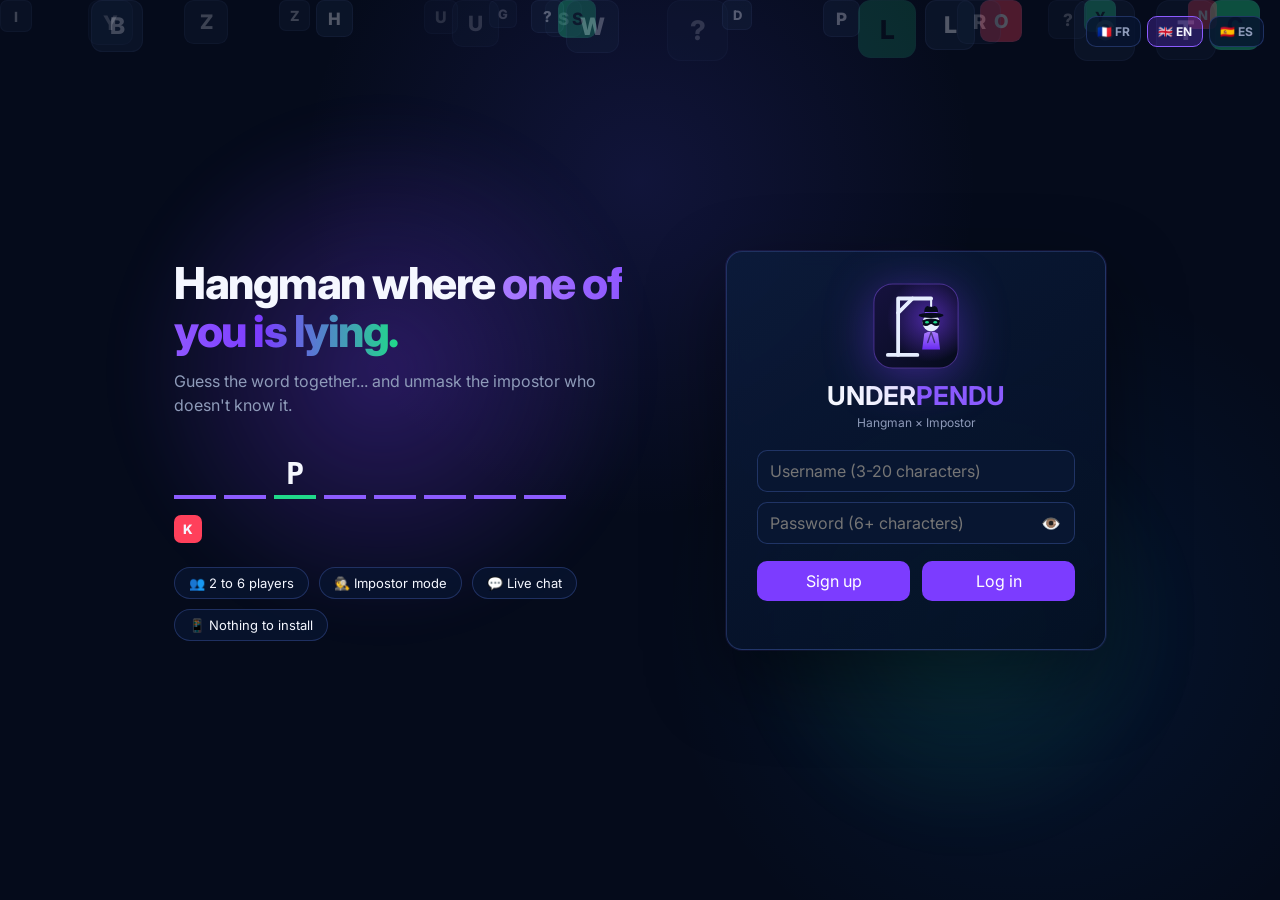
<file: static/index.html>
<!DOCTYPE html>
<html lang="fr">
<head>
<meta charset="UTF-8">
<meta name="viewport" content="width=device-width, initial-scale=1.0, viewport-fit=cover">
<title>UnderPendu — Pendu × Imposteur</title>
<link rel="icon" type="image/svg+xml" href="logo.svg">
<meta name="theme-color" content="#050b1b">
<link rel="preconnect" href="https://fonts.googleapis.com">
<link rel="preconnect" href="https://fonts.gstatic.com" crossorigin>
<link href="https://fonts.googleapis.com/css2?family=Inter:wght@400;500;600;700;800&display=swap" rel="stylesheet">
<link rel="stylesheet" href="style.css">
</head>
<body>

  <!-- FOND ANIME (lettres qui montent), visible hors partie -->
  <div id="fond-anime" class="fond-anime" aria-hidden="true"></div>

  <!-- ECRAN AUTHENTIFICATION -->
  <div id="ecran-auth" class="ecran-simple">
    <div class="selecteur-langue" id="selecteur-langue-auth"></div>
    <div class="accueil-split">
    <div class="vitrine">
      <h2 class="vitrine-titre"><span data-i18n="vitrine.titre1">Le pendu ou</span> <span class="degrade" data-i18n="vitrine.titre2">l'un de vous ment.</span></h2>
      <p class="vitrine-texte" data-i18n="vitrine.texte"></p>
      <div class="demo-mot" id="demo-mot" aria-hidden="true"></div>
      <div class="demo-essais" id="demo-essais" aria-hidden="true"></div>
      <ul class="vitrine-atouts">
        <li data-i18n="vitrine.joueurs"></li>
        <li data-i18n="vitrine.imposteur"></li>
        <li data-i18n="vitrine.chat"></li>
        <li data-i18n="vitrine.installation"></li>
      </ul>
    </div>
    <div class="carte-auth">
      <img class="logo-auth" src="logo.svg" alt="">
      <h1>UNDER<span>PENDU</span></h1>
      <p class="sous-titre" data-i18n="app.sous_titre">Pendu × Imposteur</p>
      <input id="champ-identifiant" data-i18n-placeholder="auth.placeholder_id" maxlength="20" autocomplete="username" autocapitalize="off" />
      <div class="champ-mdp">
        <input id="champ-mot-de-passe" type="password" data-i18n-placeholder="auth.placeholder_mdp" maxlength="72" autocomplete="current-password" />
        <button type="button" id="bouton-voir-mdp" class="bouton-oeil" onclick="basculerMotDePasse()"
                data-i18n-title="auth.voir_mdp">👁️</button>
      </div>
      <div class="boutons">
        <button onclick="inscription()" data-i18n="auth.inscrire">S'inscrire</button>
        <button onclick="connexion()" data-i18n="auth.connecter">Se connecter</button>
      </div>
      <p id="message-auth" class="message"></p>
    </div>
    </div>
  </div>

  <!-- ECRAN SALLE -->
  <div id="ecran-salle" class="ecran-simple cache">
    <button class="bouton-profil bouton-profil-flottant" onclick="ouvrirProfil()" data-i18n-title="entete.profil">
      <span class="avatar avatar-mini" data-avatar-moi></span>
      <span class="bouton-profil-nom" data-nom-moi></span>
      <span class="bouton-profil-engrenage">⚙️</span>
    </button>
    <div class="carte-auth">
      <h2><span data-i18n="salle.bienvenue">Bienvenue</span> <span id="nom-joueur"></span></h2>
      <button class="bouton-large" onclick="creerSalle()" data-i18n="salle.creer">Creer une salle</button>
      <div class="separateur"><span data-i18n="salle.ou">ou</span></div>
      <div class="boutons boutons-rejoindre">
        <input id="champ-code-salle" data-i18n-placeholder="salle.code" maxlength="5" autocapitalize="characters" autocomplete="off" />
        <button onclick="rejoindreSalle()" data-i18n="salle.rejoindre">Rejoindre</button>
      </div>
      <p id="message-salle" class="message"></p>
      <button class="bouton-secondaire" onclick="ouvrirProfil()" data-i18n="salle.profil">👤 Mon profil</button>
    </div>
  </div>

  <!-- ECRAN JEU -->
  <div id="ecran-jeu" class="app cache">

    <header class="topbar">
      <div class="brand">
        <button class="brand-bouton" onclick="ouvrirRegles()" data-i18n-title="entete.aide_titre">
          <img class="logo-entete" src="logo.svg" alt="">
          <span class="brand-texte">
            <span class="brand-titre">UNDER<span>PENDU</span></span>
            <span class="brand-aide" data-i18n="entete.aide">❔ Comment jouer ?</span>
          </span>
        </button>
        <button class="code-salle-bouton" onclick="copierCodeSalle()" data-i18n-title="entete.copier_titre">
          <span data-i18n="entete.salle">Salle :</span> <strong id="code-salle-affiche"></strong> 📋
        </button>
      </div>
      <div class="game-info">
        <div class="info-pill">👥 <strong id="nombre-joueurs"></strong>/6 <span data-i18n="entete.joueurs">joueurs</span></div>
        <div class="info-pill" id="pill-mode"></div>
        <div class="info-pill" id="pill-manche"></div>
        <button class="bouton-profil" onclick="ouvrirProfil()" data-i18n-title="entete.profil">
          <span class="avatar avatar-mini" data-avatar-moi></span>
          <span class="bouton-profil-engrenage">⚙️</span>
        </button>
        <button class="icon-btn bouton-danger" onclick="quitterPartie()" data-i18n-title="entete.quitter">✕</button>
      </div>
    </header>

    <main class="layout">

      <!-- COLONNE GAUCHE -->
      <aside class="left-column">
        <section class="card players-card">
          <div class="section-title"><h2 data-i18n="jeu.joueurs">👥 Joueurs</h2></div>
          <div class="players" id="liste-joueurs-visuelle"></div>
        </section>

        <section class="card role-card cache" id="carte-role">
          <div class="role-heading">
            <span class="role-icon">🕵️</span>
            <div>
              <span data-i18n="jeu.ton_role">Ton role</span>
              <strong class="role-badge" id="badge-role"></strong>
            </div>
          </div>
          <p class="muted" id="label-mot-role" data-i18n="jeu.le_mot">Le mot :</p>
          <div class="secret-word" id="mot-role"></div>
          <p class="warning" id="avertissement-role"></p>
        </section>

        <section class="card" id="carte-config">
          <div id="config-partie">
            <select id="select-mode">
              <option value="classique" data-i18n="config.classique">Classique (coop)</option>
              <option value="imposteur" data-i18n="config.imposteur">Imposteur</option>
            </select>
            <select id="select-categorie">
              <option value="informatique" data-i18n="categories.informatique">Informatique</option>
              <option value="cybersecurite" data-i18n="categories.cybersecurite">Cybersecurite</option>
              <option value="animaux" data-i18n="categories.animaux">Animaux</option>
              <option value="geographie" data-i18n="categories.geographie">Geographie</option>
              <option value="sports" data-i18n="categories.sports">Sports</option>
            </select>
            <select id="select-difficulte">
              <option value="facile" data-i18n="difficultes.facile">Facile</option>
              <option value="moyen" data-i18n="difficultes.moyen">Moyen</option>
              <option value="difficile" data-i18n="difficultes.difficile">Difficile</option>
            </select>
            <label class="label-champ" for="champ-manches" data-i18n="config.nb_manches">Nombre de manches</label>
            <input id="champ-manches" type="number" min="1" max="10" value="1" inputmode="numeric" />
            <button onclick="demarrerPartie()" data-i18n="config.demarrer">Demarrer la partie</button>
          </div>
          <p id="message-attente-hote" class="message cache"></p>
        </section>
      </aside>

      <!-- CENTRE : JEU -->
      <section class="card game-card">
        <div class="game-top">
          <div class="target-label" data-i18n="jeu.mot_a_deviner">🎯 Mot a deviner</div>
          <div class="lives" id="lives"></div>
        </div>

        <div class="minuteur-manche">
          <div class="minuteur-ligne">
            <span><span data-i18n="jeu.temps_restant">⏱️ Temps restant :</span> <strong id="temps-restant-affiche">--:--</strong></span>
            <span id="temps-restant-tour-affiche" class="tour-timer cache"></span>
          </div>
          <div class="barre-temps-fond"><div class="barre-temps-remplissage" id="barre-temps"></div></div>
        </div>

        <p id="tour-actuel" class="message"></p>

        <div class="hangman-area">
          <svg id="dessin-pendu" viewBox="0 0 200 200" xmlns="http://www.w3.org/2000/svg">
            <line x1="20" y1="180" x2="120" y2="180" stroke="#e6edff" stroke-width="4"/>
            <line x1="50" y1="180" x2="50" y2="20" stroke="#e6edff" stroke-width="4"/>
            <line x1="50" y1="20" x2="130" y2="20" stroke="#e6edff" stroke-width="4"/>
            <line x1="130" y1="20" x2="130" y2="40" stroke="#e6edff" stroke-width="4"/>
            <circle id="partie-tete" class="partie-pendu-svg" cx="130" cy="55" r="15" stroke="#925eff" stroke-width="4" fill="none"/>
            <line id="partie-corps" class="partie-pendu-svg" x1="130" y1="70" x2="130" y2="115" stroke="#925eff" stroke-width="4"/>
            <line id="partie-bras-gauche" class="partie-pendu-svg" x1="130" y1="80" x2="110" y2="100" stroke="#925eff" stroke-width="4"/>
            <line id="partie-bras-droit" class="partie-pendu-svg" x1="130" y1="80" x2="150" y2="100" stroke="#925eff" stroke-width="4"/>
            <line id="partie-jambe-gauche" class="partie-pendu-svg" x1="130" y1="115" x2="112" y2="145" stroke="#925eff" stroke-width="4"/>
            <line id="partie-jambe-droite" class="partie-pendu-svg" x1="130" y1="115" x2="148" y2="145" stroke="#925eff" stroke-width="4"/>
          </svg>

          <div class="word" id="mot-affiche"></div>
          <p class="errors"><span data-i18n="jeu.erreurs">Erreurs :</span> <span id="compteur-erreurs">0</span>/6</p>
        </div>

        <div class="keyboard" id="clavier"></div>

        <div class="hint">
          <div class="hint-icon">💡</div>
          <div>
            <small data-i18n="jeu.info_manche">Info de la manche</small>
            <p id="texte-indice"></p>
          </div>
        </div>

        <div id="zone-vote" class="cache">
          <h3 data-i18n="vote.titre">Phase de vote : qui est l'imposteur ?</h3>
          <div id="boutons-vote"></div>
          <p id="statut-vote" class="message"></p>
        </div>

        <p id="resultat" class="message"></p>
      </section>

      <!-- COLONNE DROITE -->
      <aside class="right-column">
        <section class="card chat-card">
          <div class="chat-header"><h2 data-i18n="jeu.chat">💬 Chat</h2></div>
          <div class="messages" id="messages-chat"></div>
          <form class="chat-input" id="formulaire-chat">
            <input id="champ-chat" type="text" data-i18n-placeholder="jeu.chat_placeholder" maxlength="300" autocomplete="off">
            <button type="submit">➤</button>
          </form>
        </section>
      </aside>
    </main>

    <nav class="bottom-nav">
      <span class="slogan" data-i18n="jeu.slogan">Choisis bien tes mots... et tes allies. 🕵️</span>
    </nav>
  </div>

  <!-- OVERLAY FIN DE MANCHE -->
  <div id="overlay-fin-manche" class="overlay cache">
    <div class="modale">
      <h2 id="titre-fin-manche" data-i18n="fin.titre_manche">Fin de la manche</h2>
      <p id="mot-fin-manche" class="message"></p>
      <div id="classement-manche" class="classement"></div>
      <button id="bouton-manche-suivante" class="cache" onclick="lancerMancheSuivante()" data-i18n="fin.suivante">Manche suivante ▶</button>
      <p id="attente-hote-manche" class="message cache" data-i18n="fin.attente_manche"></p>
    </div>
  </div>

  <!-- OVERLAY FIN DE MATCH -->
  <div id="overlay-fin-match" class="overlay cache">
    <div class="modale">
      <h2 data-i18n="fin.titre_match">🏆 Fin du match !</h2>
      <p id="mot-fin-match" class="mot-revele"></p>
      <div id="classement-final" class="classement"></div>
      <div id="boutons-fin-match" class="boutons-fin-match cache">
        <button onclick="rejouer()" data-i18n="fin.rejouer">🔁 Rejouer (memes parametres)</button>
        <button class="bouton-secondaire" onclick="changerParametres()" data-i18n="fin.changer">⚙️ Changer les parametres</button>
      </div>
      <p id="attente-hote-match" class="message cache" data-i18n="fin.attente_match"></p>
    </div>
  </div>

  <!-- PANNEAU PROFIL / PARAMETRES (plein ecran sur telephone) -->
  <div id="overlay-profil" class="overlay overlay-profil cache" onclick="if (event.target === this) fermerProfil()">
    <div class="panneau-profil" role="dialog" aria-modal="true">
      <div class="panneau-entete">
        <div class="onglets" role="tablist">
          <button class="onglet" role="tab" data-onglet="profil" onclick="afficherOnglet('profil')" data-i18n="profil.onglet_profil">Profil</button>
          <button class="onglet" role="tab" data-onglet="parametres" onclick="afficherOnglet('parametres')" data-i18n="profil.onglet_parametres">Parametres</button>
        </div>
        <button class="bouton-fermer" onclick="fermerProfil()" data-i18n-title="profil.fermer">✕</button>
      </div>

      <div class="panneau-corps">
        <!-- Onglet PROFIL -->
        <div id="vue-profil" class="vue">
          <div class="profil-carte">
            <div class="avatar avatar-grand" data-avatar-moi></div>
            <div class="profil-identite">
              <h2 data-nom-moi></h2>
              <span class="rang-badge" id="profil-rang"></span>
              <p class="profil-depuis" id="profil-depuis"></p>
            </div>
          </div>
          <div class="progression">
            <div class="progression-barre"><div id="profil-progression"></div></div>
            <small id="profil-prochain"></small>
          </div>
          <div class="stats" id="profil-stats"></div>

          <h3 data-i18n="profil.avatar">Mon avatar</h3>
          <p class="aide-petite" data-i18n="profil.avatar_aide"></p>
          <div class="choix-couleurs" id="choix-couleurs"></div>
          <div class="choix-emojis" id="choix-emojis"></div>

          <h3 data-i18n="profil.succes">Succes</h3>
          <div class="succes" id="profil-succes"></div>

          <h3 data-i18n="profil.historique">Historique</h3>
          <div id="liste-historique" class="liste-historique"></div>
        </div>

        <!-- Onglet PARAMETRES : menu principal -->
        <div id="vue-parametres" class="vue cache">
          <div class="groupe-reglages">
            <button class="ligne-reglage" onclick="ouvrirSousVue('compte')">
              <span class="ico">👤</span><span data-i18n="param.compte">Compte</span><span class="chevron">›</span>
            </button>
          </div>
          <div class="groupe-reglages">
            <button class="ligne-reglage" onclick="ouvrirSousVue('langue')">
              <span class="ico">🌐</span><span data-i18n="param.langue">Langue</span>
              <span class="valeur" id="valeur-langue"></span><span class="chevron">›</span>
            </button>
            <button class="ligne-reglage" onclick="ouvrirSousVue('jeu')">
              <span class="ico">🎮</span><span data-i18n="param.jeu">Jeu</span><span class="chevron">›</span>
            </button>
          </div>
          <div class="groupe-reglages">
            <button class="ligne-reglage" onclick="ouvrirSousVue('apropos')">
              <span class="ico">ℹ️</span><span data-i18n="param.apropos">A propos de UnderPendu</span><span class="chevron">›</span>
            </button>
            <button class="ligne-reglage" onclick="ouvrirRegles()">
              <span class="ico">❔</span><span data-i18n="param.aide">Obtenir de l'aide</span><span class="chevron">›</span>
            </button>
          </div>
        </div>

        <!-- Sous-vue COMPTE -->
        <div id="sous-vue-compte" class="vue cache">
          <button class="bouton-retour" onclick="ouvrirSousVue(null)">‹ <span data-i18n="param.retour">Retour</span></button>
          <div class="groupe-reglages">
            <div class="ligne-info"><span data-i18n="param.identifiant">Identifiant</span><strong data-nom-moi></strong></div>
          </div>
          <h3 data-i18n="param.changer_mdp">Changer le mot de passe</h3>
          <form id="formulaire-mdp" class="formulaire-mdp">
            <input type="password" id="champ-ancien-mdp" data-i18n-placeholder="param.ancien_mdp" autocomplete="current-password" maxlength="72" />
            <input type="password" id="champ-nouveau-mdp" data-i18n-placeholder="param.nouveau_mdp" autocomplete="new-password" maxlength="72" />
            <button type="submit" data-i18n="param.enregistrer">Enregistrer</button>
            <p id="message-mdp" class="message"></p>
          </form>
          <button class="bouton-deconnexion" onclick="deconnexion()" data-i18n="param.deconnexion">Se deconnecter</button>
        </div>

        <!-- Sous-vue LANGUE -->
        <div id="sous-vue-langue" class="vue cache">
          <button class="bouton-retour" onclick="ouvrirSousVue(null)">‹ <span data-i18n="param.retour">Retour</span></button>
          <div class="groupe-reglages" id="liste-langues"></div>
          <p class="aide-petite" data-i18n="param.langue_aide"></p>
        </div>

        <!-- Sous-vue JEU -->
        <div id="sous-vue-jeu" class="vue cache">
          <button class="bouton-retour" onclick="ouvrirSousVue(null)">‹ <span data-i18n="param.retour">Retour</span></button>
          <div class="groupe-reglages">
            <label class="ligne-reglage ligne-interrupteur">
              <span class="ico">✨</span>
              <span class="texte-reglage"><span data-i18n="param.animations">Animations</span><small data-i18n="param.animations_aide"></small></span>
              <input type="checkbox" id="reglage-animations" class="interrupteur">
            </label>
            <label class="ligne-reglage ligne-interrupteur">
              <span class="ico">📳</span>
              <span class="texte-reglage"><span data-i18n="param.vibrations">Vibrer quand c'est mon tour</span><small data-i18n="param.vibrations_aide"></small></span>
              <input type="checkbox" id="reglage-vibrations" class="interrupteur">
            </label>
          </div>
        </div>

        <!-- Sous-vue A PROPOS -->
        <div id="sous-vue-apropos" class="vue cache">
          <button class="bouton-retour" onclick="ouvrirSousVue(null)">‹ <span data-i18n="param.retour">Retour</span></button>
          <div class="apropos">
            <img src="logo-horizontal.svg" alt="UnderPendu">
            <p data-i18n="param.apropos_texte"></p>
            <p class="aide-petite" id="apropos-version"></p>
            <p class="aide-petite" data-i18n="param.credits"></p>
            <p class="aide-petite" data-i18n="param.technos"></p>
            <a class="lien-github" href="https://github.com/melchisedek21/pendu-multijoueur" target="_blank" rel="noopener" data-i18n="param.code_source"></a>
          </div>
        </div>
      </div>
    </div>
  </div>

  <!-- OVERLAY REGLES DU JEU (clic sur le nom du jeu, ou "Obtenir de l'aide") -->
  <div id="overlay-regles" class="overlay cache" onclick="if (event.target === this) fermerRegles()">
    <div class="modale modale-regles">
      <h2 data-i18n="regles.titre">🕵️ Comment jouer a UnderPendu ?</h2>
      <div id="contenu-regles"></div>
      <button onclick="fermerRegles()" data-i18n="regles.compris">Compris !</button>
    </div>
  </div>

  <div class="toast" id="toast"></div>

<script src="i18n.js"></script>
<script src="app.js"></script>
</body>
</html>
</file>
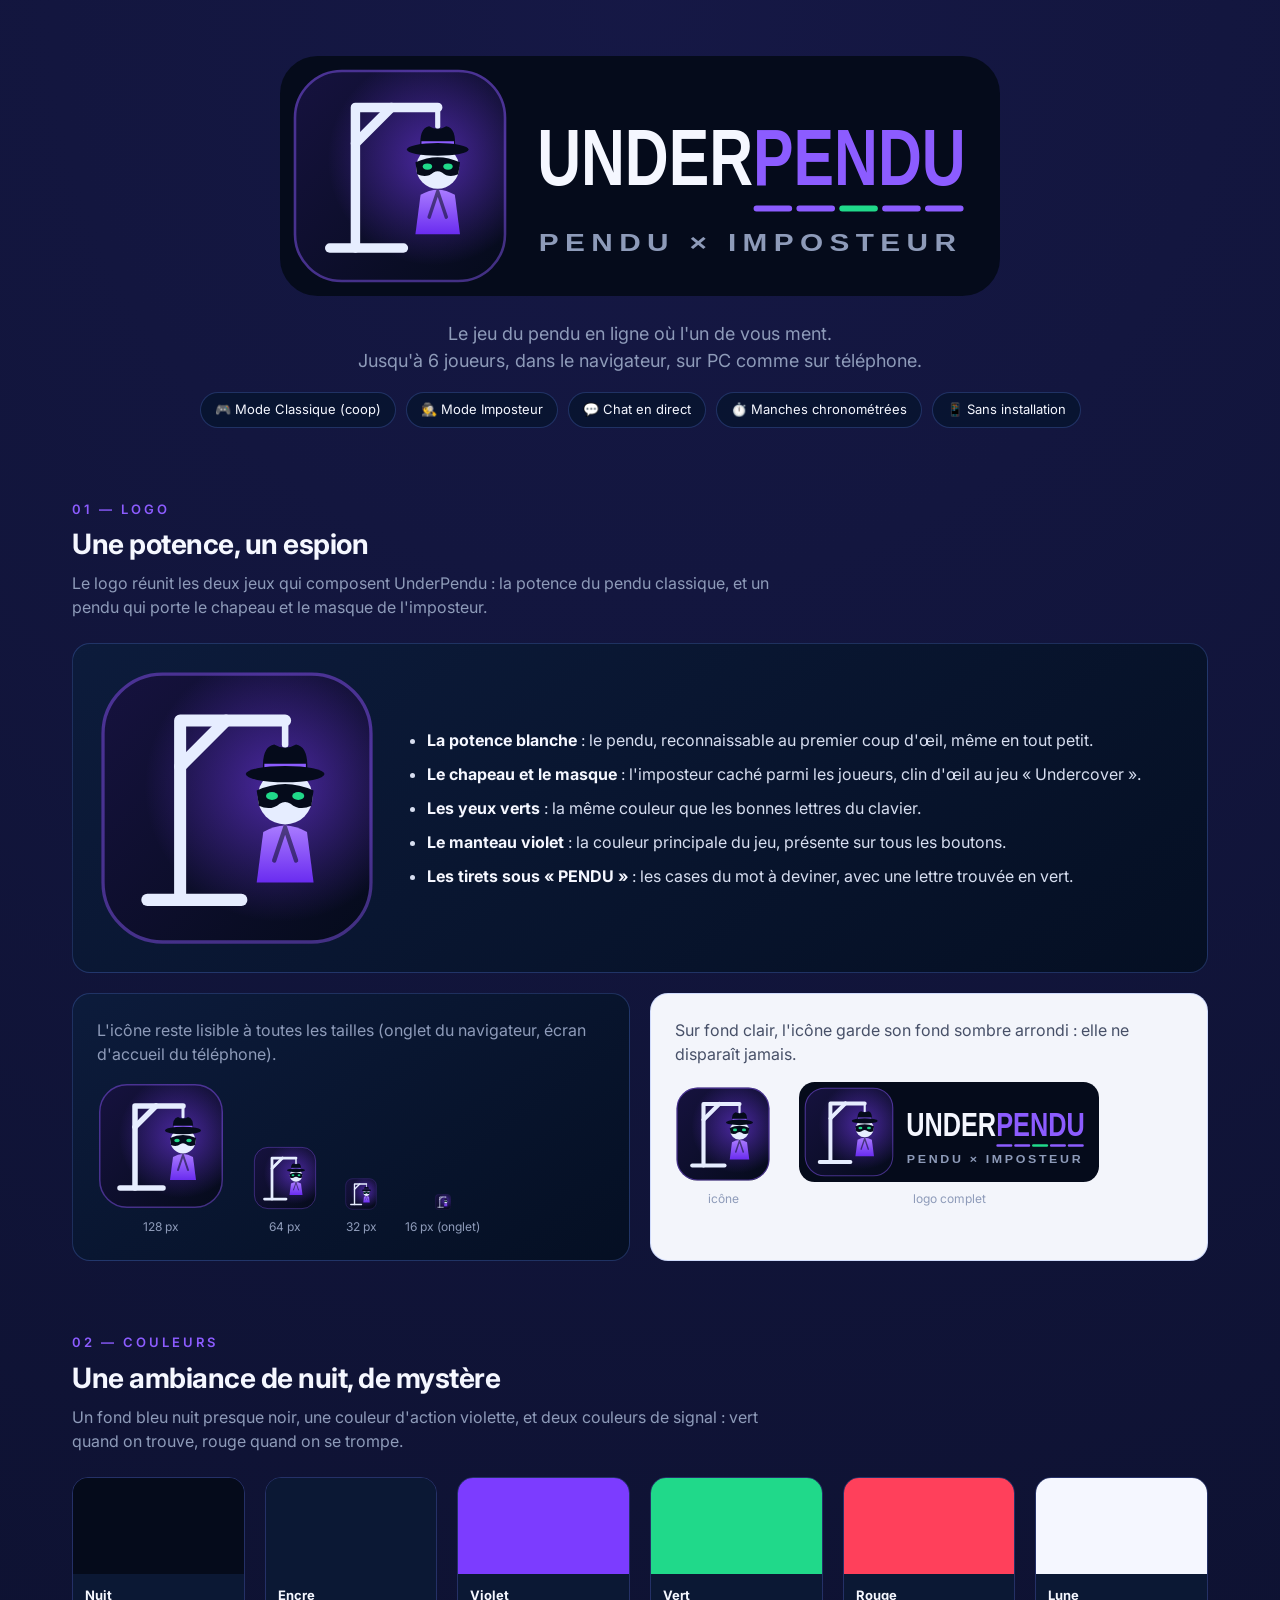
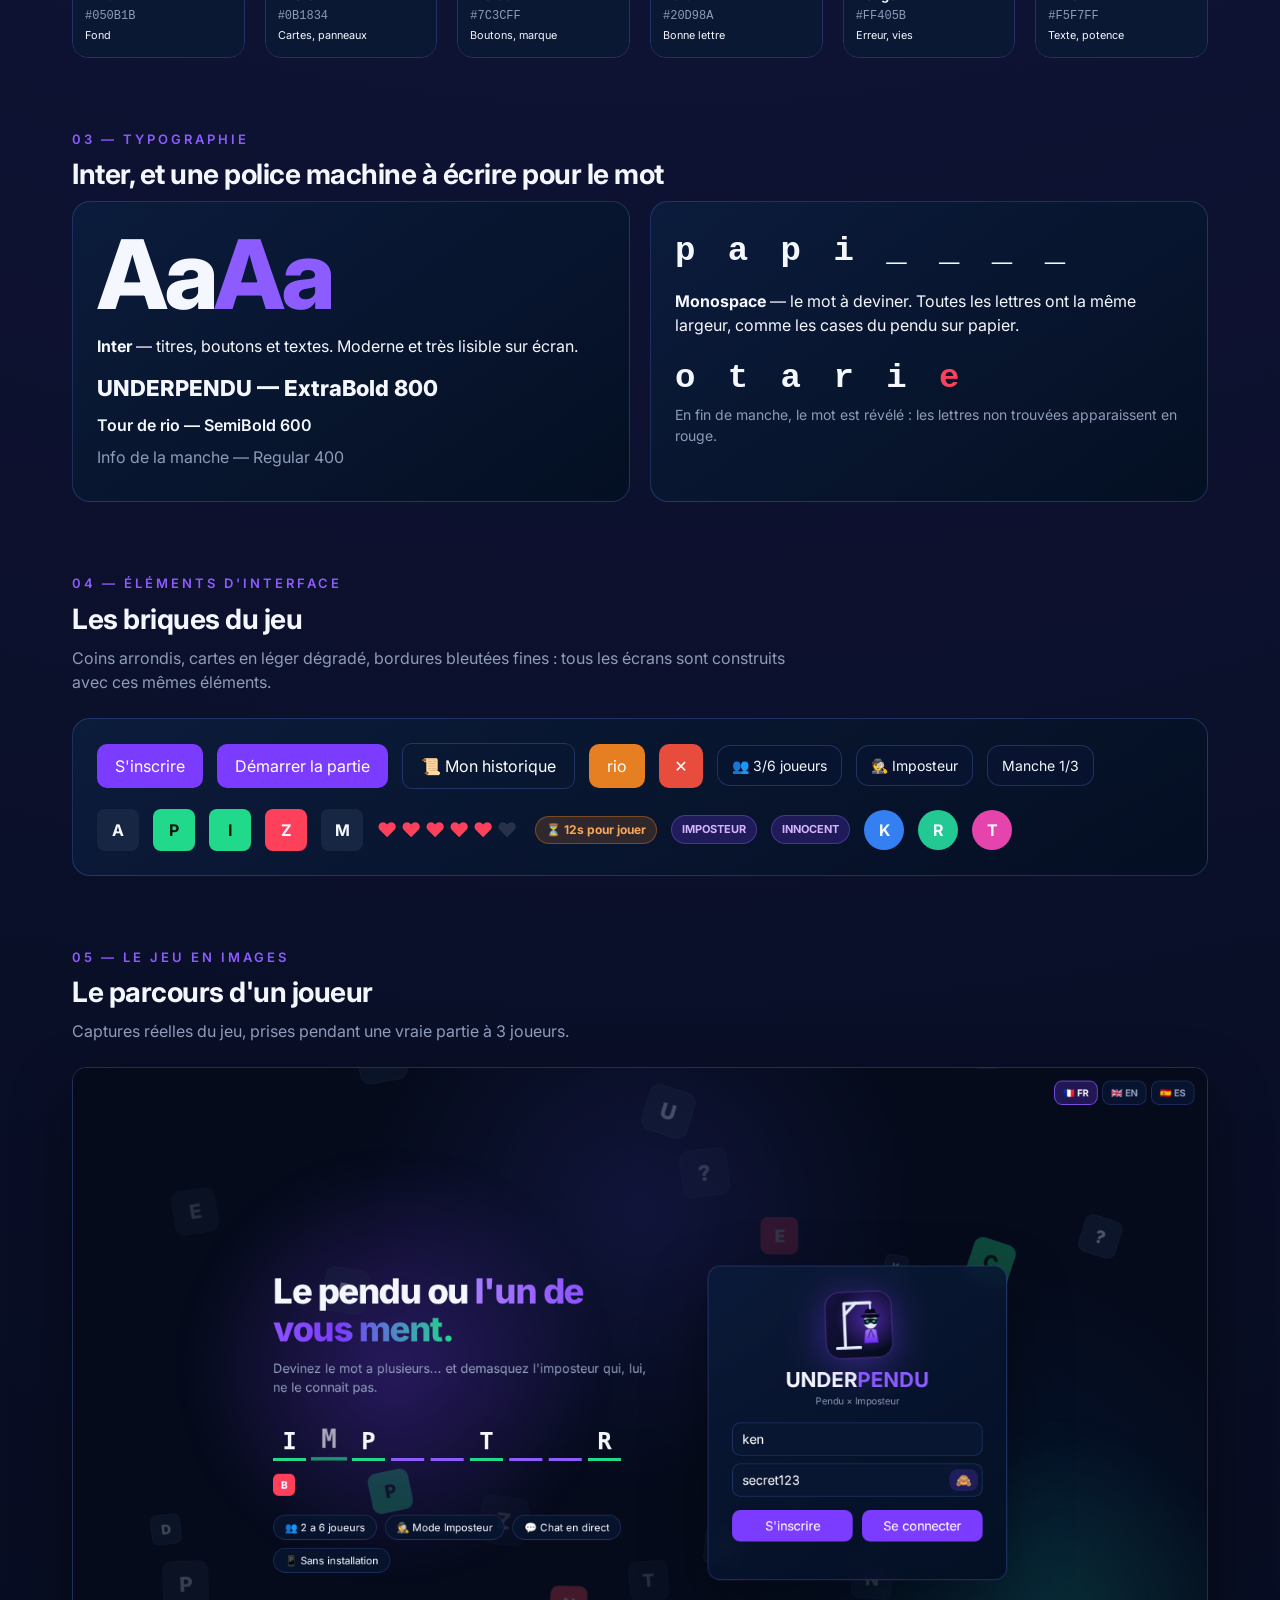
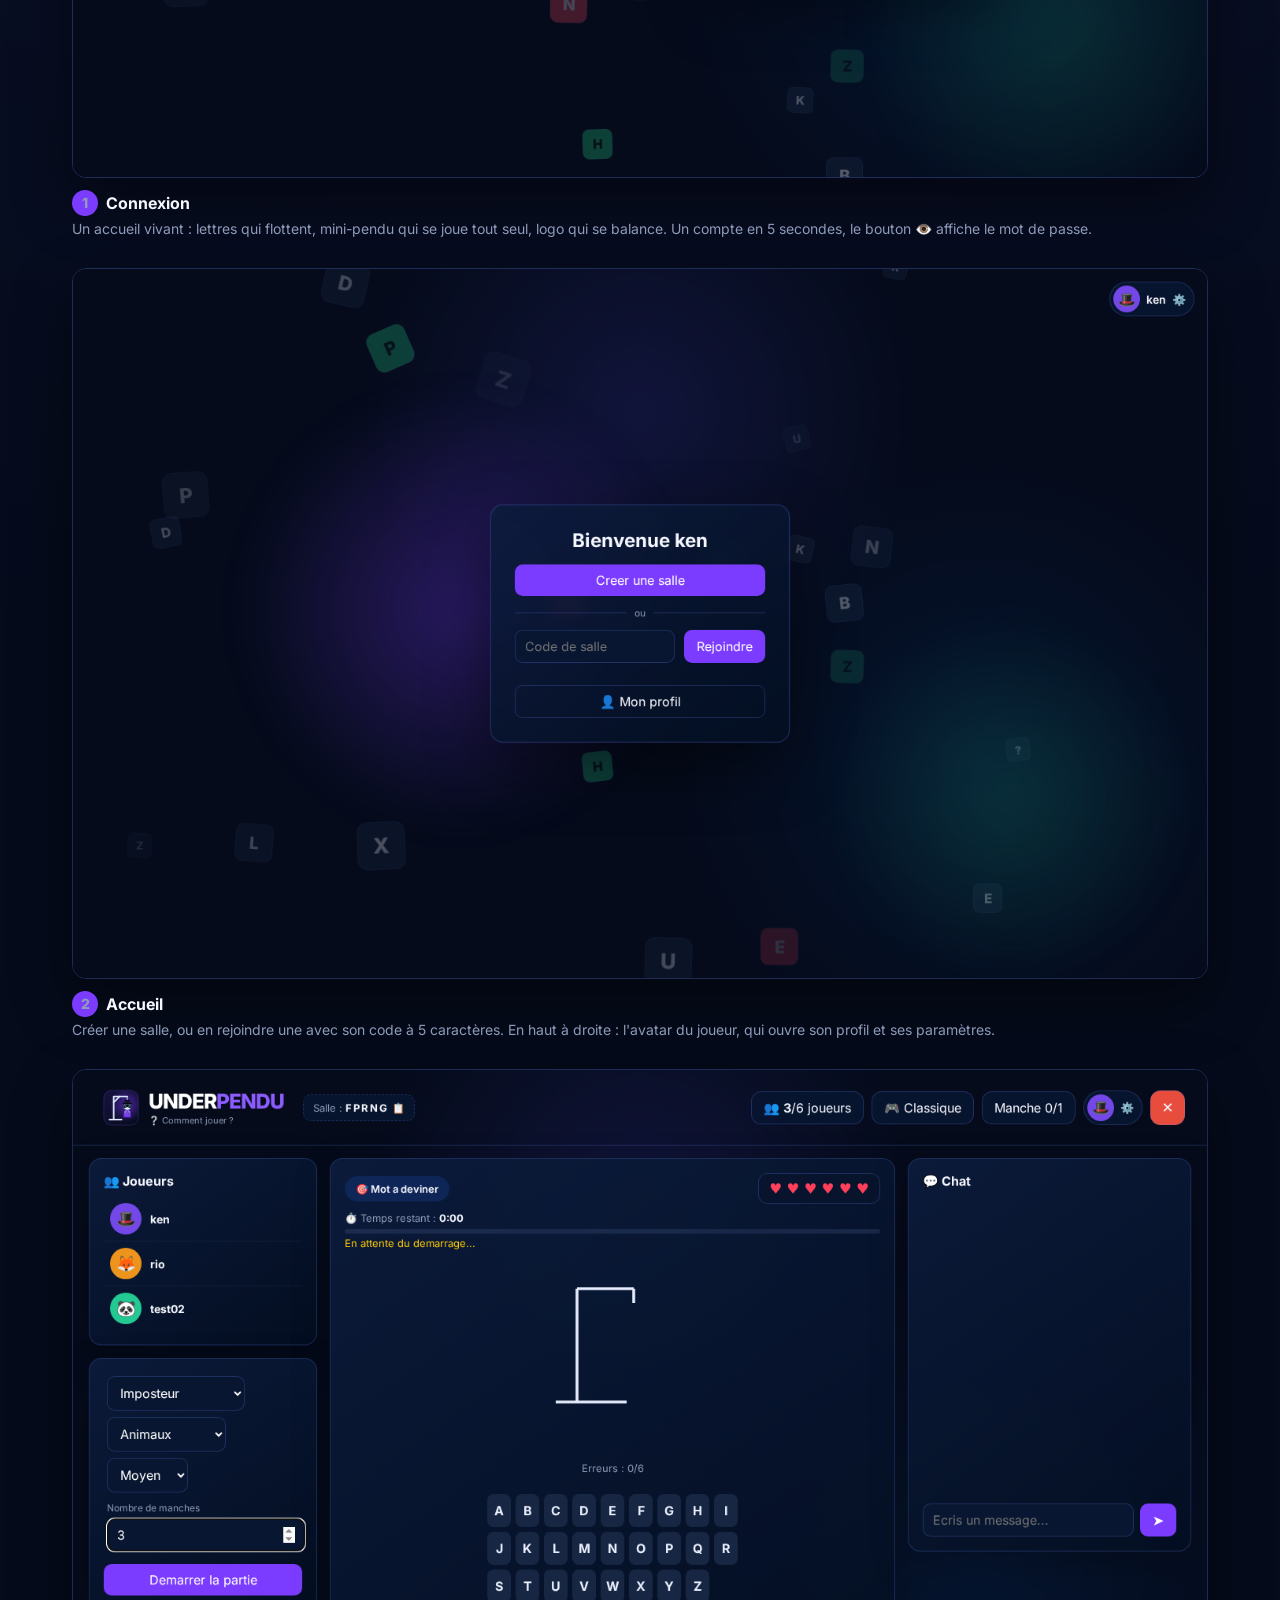
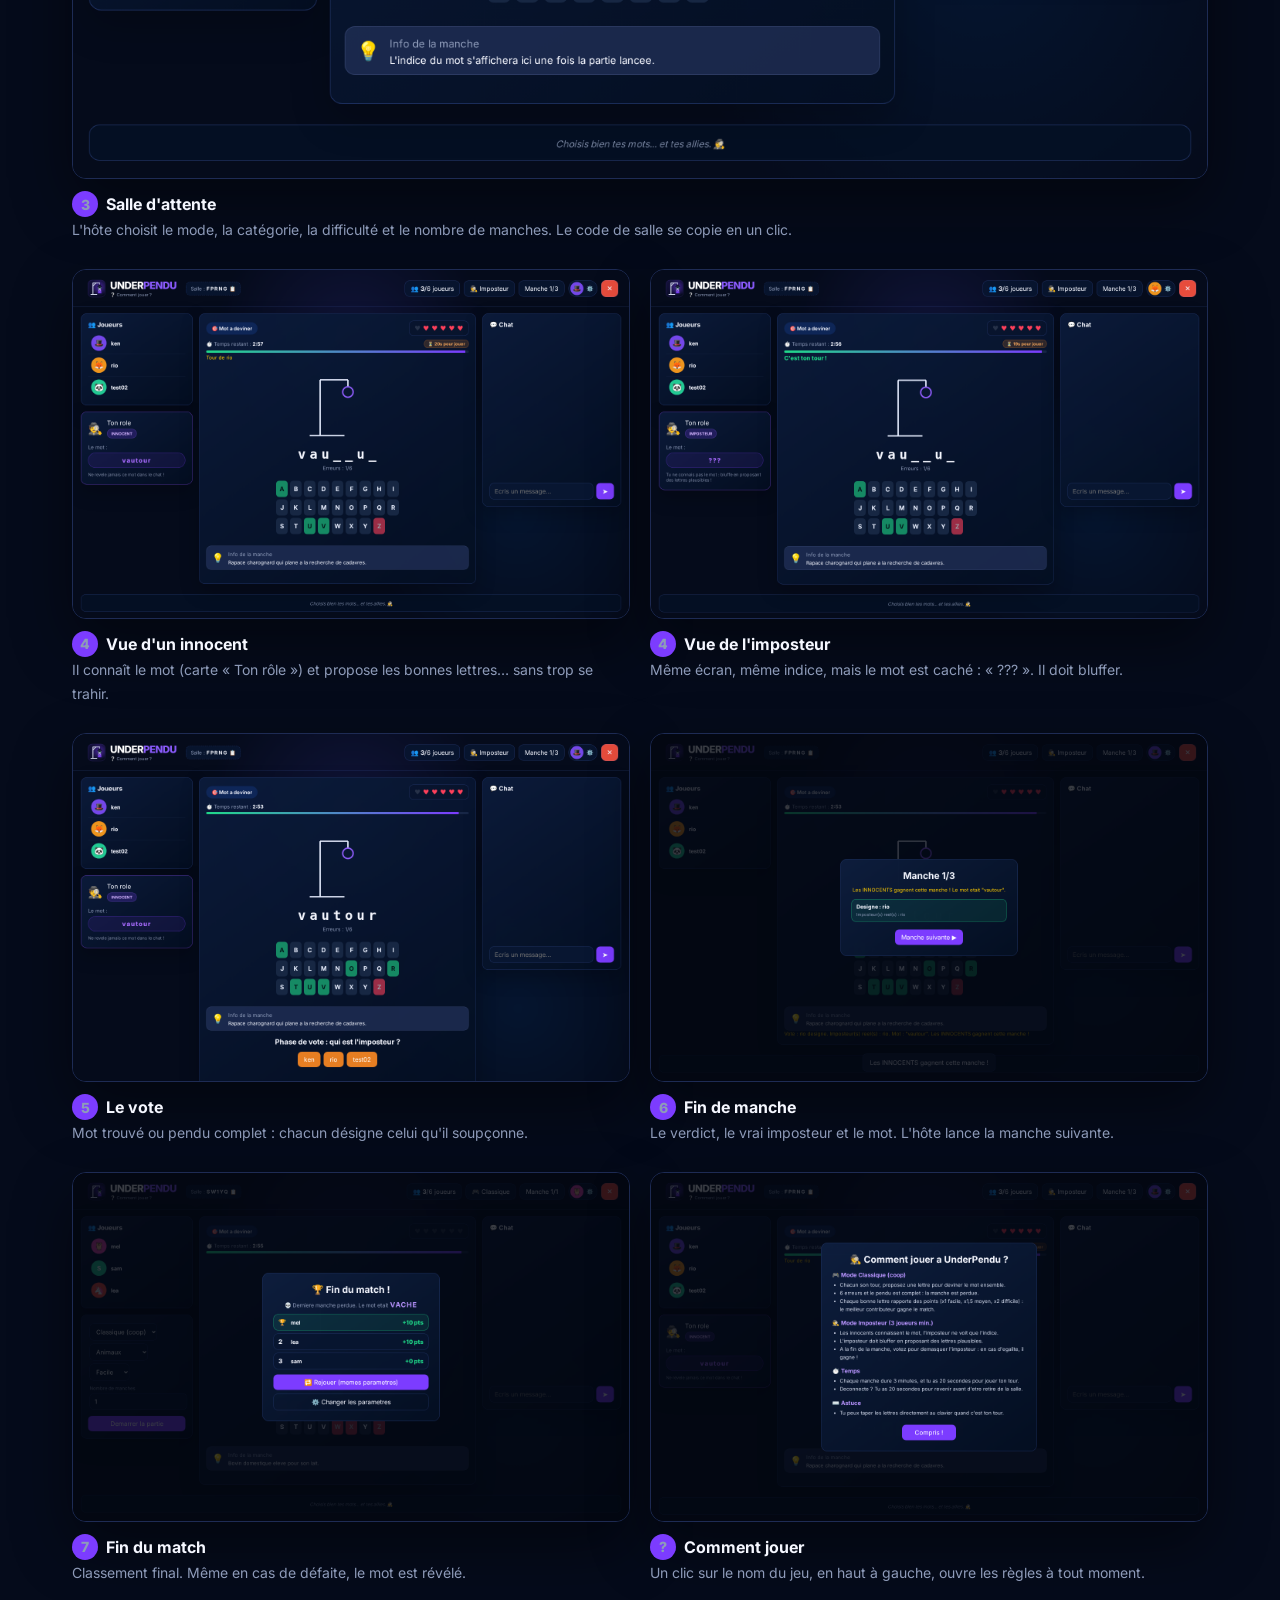
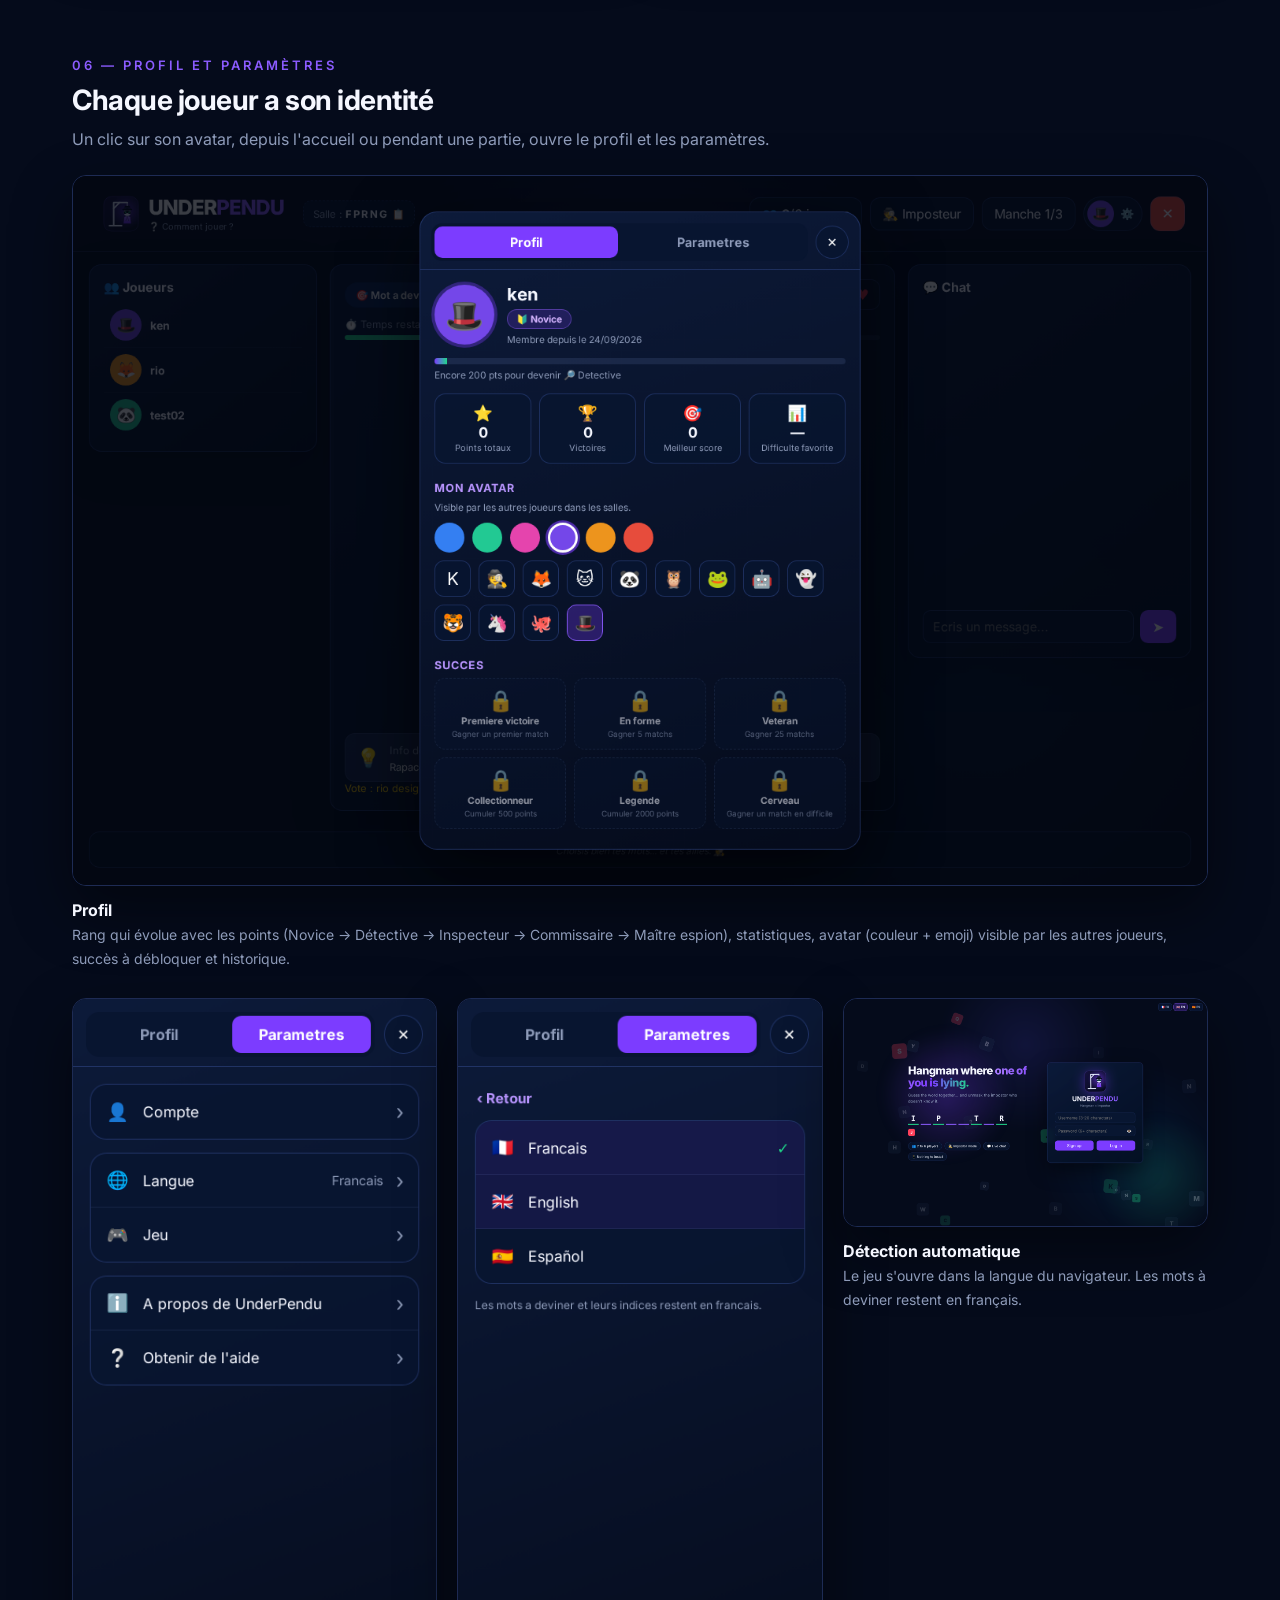
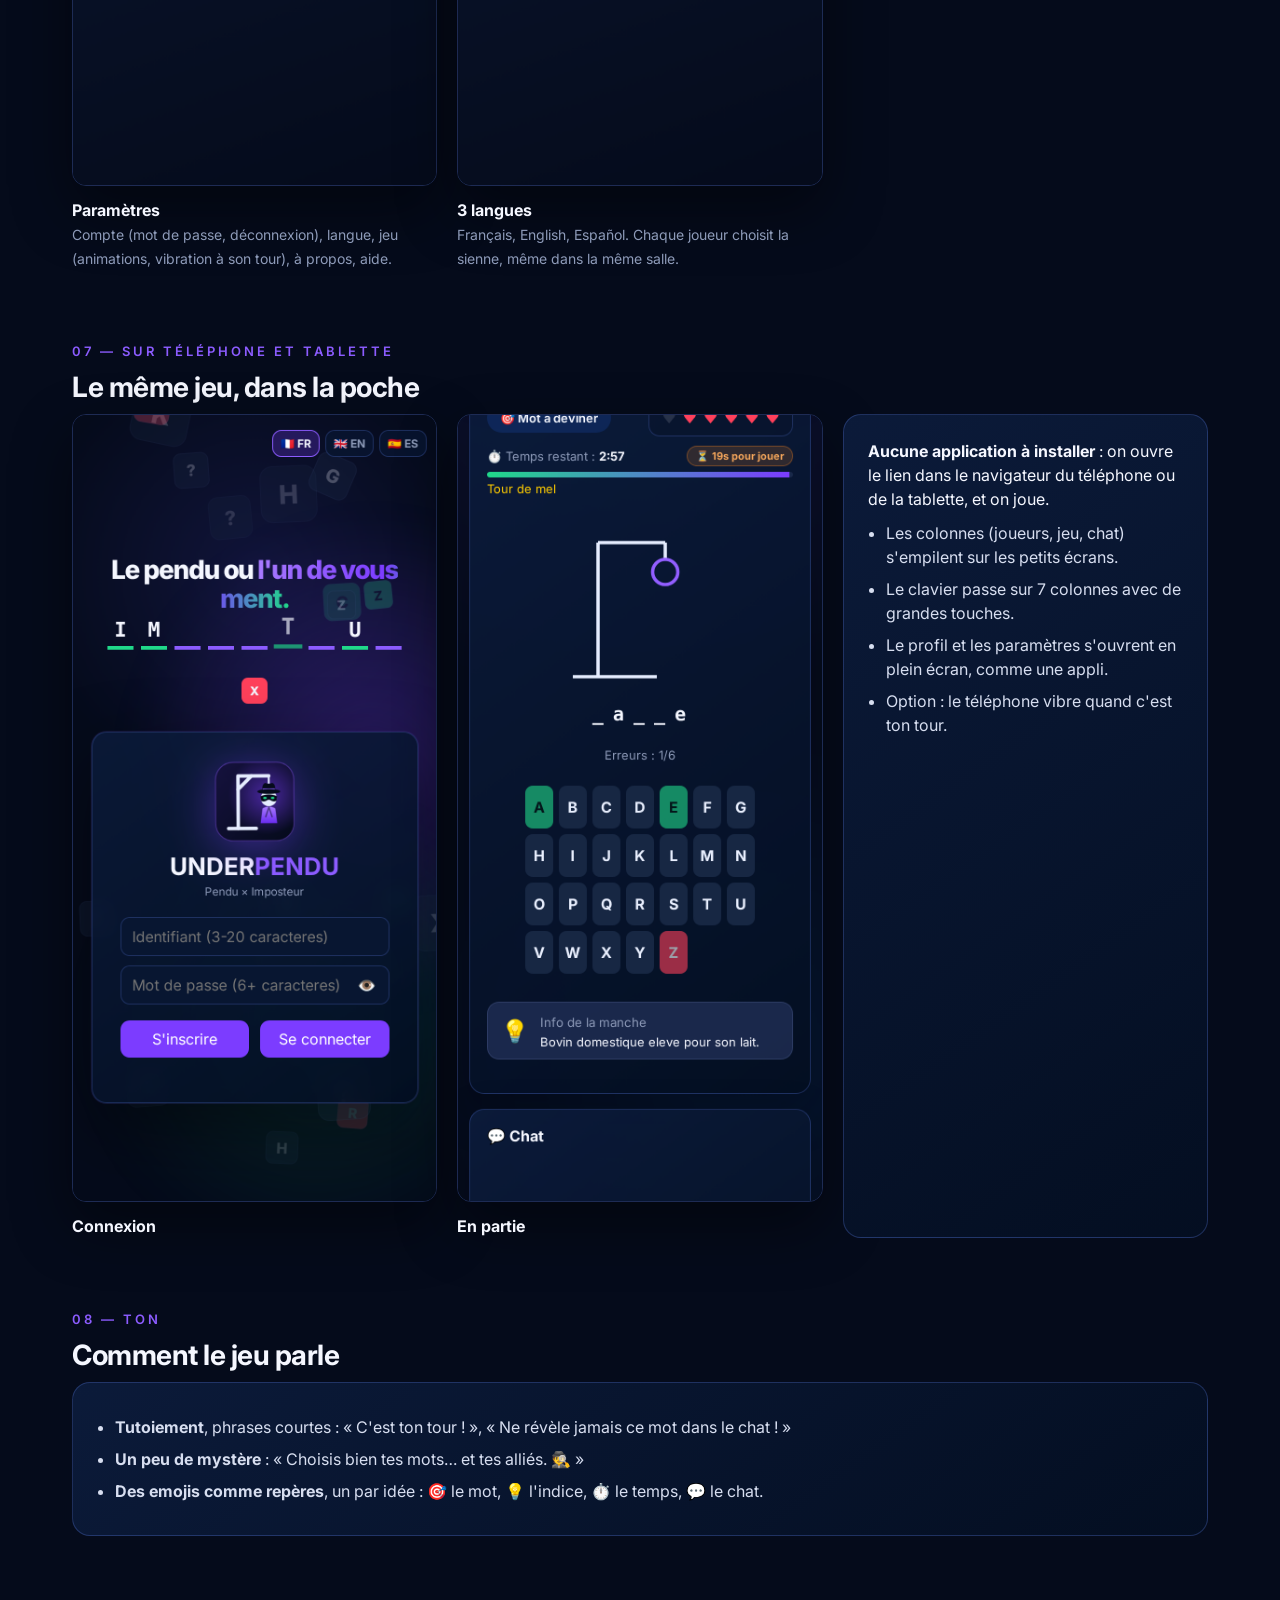
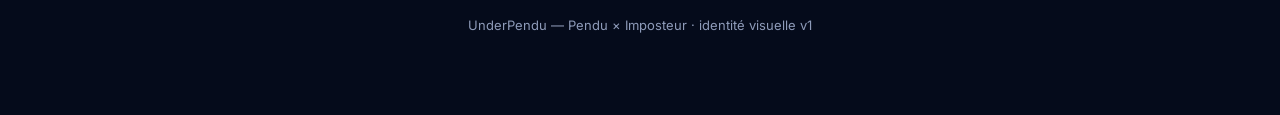
<file: docs/presentation.html>
<!DOCTYPE html>
<html lang="fr">
<head>
<meta charset="UTF-8">
<meta name="viewport" content="width=device-width, initial-scale=1.0">
<title>UnderPendu — Identité visuelle et aperçu du jeu</title>
<link rel="icon" type="image/svg+xml" href="../static/logo.svg">
<link href="https://fonts.googleapis.com/css2?family=Inter:wght@400;500;600;700;800&display=swap" rel="stylesheet">
<style>
  * { box-sizing: border-box; margin: 0; padding: 0; }
  :root {
    --bg: #050b1b; --carte: #0b1834; --bord: rgba(104, 139, 255, .25);
    --violet: #7c3cff; --violet-clair: #8c5cff; --vert: #20d98a; --rouge: #ff405b;
    --texte: #f5f7ff; --muted: #8e9bb9;
  }
  body {
    background: radial-gradient(circle at 50% 0%, rgba(80, 70, 220, .22), transparent 40%), var(--bg);
    color: var(--texte); font-family: "Inter", system-ui, sans-serif; line-height: 1.5;
  }
  .page { width: min(1200px, 100%); margin: auto; padding: 56px 32px 80px; }
  section { margin-top: 72px; }
  h2 { font-size: 28px; letter-spacing: -.5px; margin-bottom: 6px; }
  h2 small { display: block; font-size: 13px; font-weight: 600; letter-spacing: 3px; color: var(--violet-clair); text-transform: uppercase; margin-bottom: 4px; }
  .intro { color: var(--muted); max-width: 720px; margin-bottom: 24px; }
  .carte { background: linear-gradient(145deg, rgba(12, 28, 60, .94), rgba(4, 15, 34, .94)); border: 1px solid var(--bord); border-radius: 18px; padding: 24px; }
  .grille { display: grid; gap: 20px; }
  .g2 { grid-template-columns: repeat(2, 1fr); }
  .g3 { grid-template-columns: repeat(3, 1fr); }
  .g6 { grid-template-columns: repeat(6, 1fr); }

  /* EN-TETE */
  .hero { text-align: center; }
  .hero img { width: min(720px, 100%); }
  .hero p { color: var(--muted); font-size: 18px; margin-top: 18px; }
  .tags { display: flex; gap: 10px; justify-content: center; flex-wrap: wrap; margin-top: 18px; }
  .tag { border: 1px solid var(--bord); background: rgba(8, 21, 48, .9); border-radius: 30px; padding: 7px 14px; font-size: 13px; }

  /* LOGO */
  .logo-principal { display: grid; grid-template-columns: 280px 1fr; gap: 32px; align-items: center; }
  .logo-principal img { width: 100%; }
  .explication li { margin: 10px 0 10px 18px; color: #d7def0; }
  .explication strong { color: var(--texte); }
  .tailles { display: flex; align-items: end; gap: 28px; flex-wrap: wrap; }
  .tailles figure { text-align: center; color: var(--muted); font-size: 12px; }
  .tailles img { display: block; margin: 0 auto 8px; }
  .fond-clair { background: #f3f5fb; color: #475068; }

  /* COULEURS */
  .couleur { border-radius: 16px; overflow: hidden; border: 1px solid var(--bord); }
  .couleur .pastille { height: 96px; }
  .couleur div:last-child { padding: 12px; font-size: 13px; background: var(--carte); }
  .couleur strong { display: block; }
  .couleur code { color: var(--muted); font-size: 12px; }

  /* TYPO */
  .typo-aa { font-size: 96px; font-weight: 800; letter-spacing: -4px; line-height: 1; }
  .typo-aa span { color: var(--violet-clair); }
  .graisses p { margin: 8px 0; }
  .mono { font-family: monospace; font-size: 34px; font-weight: 700; letter-spacing: 6px; }

  /* COMPOSANTS (reprennent le style du jeu) */
  .composants { display: flex; flex-wrap: wrap; gap: 14px; align-items: center; }
  .btn { border: 0; border-radius: 10px; padding: 10px 18px; background: var(--violet); color: white; font: inherit; }
  .btn.secondaire { background: transparent; border: 1px solid var(--bord); }
  .btn.danger { background: #e74c3c; width: 44px; padding: 10px 0; }
  .btn.vote { background: #e67e22; }
  .touche { width: 42px; height: 42px; border-radius: 8px; background: #172743; display: grid; place-items: center; font-weight: 700; }
  .touche.ok { background: var(--vert); color: #03170f; }
  .touche.ko { background: var(--rouge); }
  .pill { background: rgba(8, 21, 48, .9); border: 1px solid var(--bord); border-radius: 13px; padding: 9px 14px; font-size: 14px; }
  .badge { color: #d4b4ff; background: rgba(124, 60, 255, .22); border: 1px solid rgba(150, 100, 255, .35); padding: 5px 10px; border-radius: 20px; font-size: 11px; font-weight: 700; }
  .coeurs { color: var(--rouge); letter-spacing: 4px; font-size: 20px; }
  .coeurs span { color: #273249; }
  .minuteur { background: rgba(230, 126, 34, .18); border: 1px solid rgba(230, 126, 34, .4); color: #f6a75c; padding: 4px 10px; border-radius: 20px; font-size: 12px; font-weight: 700; }
  .avatar { width: 40px; height: 40px; border-radius: 50%; display: grid; place-items: center; font-weight: 700; }

  /* ECRANS */
  .ecran { margin: 0; }
  .ecran img { width: 100%; display: block; border-radius: 14px; border: 1px solid var(--bord); box-shadow: 0 24px 60px rgba(0, 0, 0, .45); }
  .ecran figcaption { margin-top: 12px; }
  .ecran figcaption strong { display: block; }
  .ecran figcaption span { color: var(--muted); font-size: 14px; }
  .etape { display: inline-grid; place-items: center; width: 26px; height: 26px; border-radius: 50%; background: var(--violet); font-size: 13px; font-weight: 800; margin-right: 8px; }
  .mobile { display: grid; grid-template-columns: 300px 1fr; gap: 32px; align-items: center; }
  .mobile img { width: 100%; border-radius: 28px; border: 6px solid #1a2442; }

  .regles-ton li { margin: 8px 0 8px 18px; color: #d7def0; }
  footer { margin-top: 80px; text-align: center; color: var(--muted); font-size: 13px; }

  @media (max-width: 900px) {
    .g2, .g3, .logo-principal, .mobile { grid-template-columns: 1fr; }
    .g6 { grid-template-columns: repeat(3, 1fr); }
  }
</style>
</head>
<body>
<div class="page">

  <!-- ===== EN-TETE ===== -->
  <header class="hero">
    <img src="../static/logo-horizontal.svg" alt="Logo UnderPendu">
    <p>Le jeu du pendu en ligne où l'un de vous ment.<br>Jusqu'à 6 joueurs, dans le navigateur, sur PC comme sur téléphone.</p>
    <div class="tags">
      <span class="tag">🎮 Mode Classique (coop)</span>
      <span class="tag">🕵️ Mode Imposteur</span>
      <span class="tag">💬 Chat en direct</span>
      <span class="tag">⏱️ Manches chronométrées</span>
      <span class="tag">📱 Sans installation</span>
    </div>
  </header>

  <!-- ===== LOGO ===== -->
  <section>
    <h2><small>01 — Logo</small>Une potence, un espion</h2>
    <p class="intro">Le logo réunit les deux jeux qui composent UnderPendu : la potence du pendu classique, et un pendu qui porte le chapeau et le masque de l'imposteur.</p>
    <div class="carte logo-principal">
      <img src="../static/logo.svg" alt="Icône UnderPendu">
      <ul class="explication">
        <li><strong>La potence blanche</strong> : le pendu, reconnaissable au premier coup d'œil, même en tout petit.</li>
        <li><strong>Le chapeau et le masque</strong> : l'imposteur caché parmi les joueurs, clin d'œil au jeu « Undercover ».</li>
        <li><strong>Les yeux verts</strong> : la même couleur que les bonnes lettres du clavier.</li>
        <li><strong>Le manteau violet</strong> : la couleur principale du jeu, présente sur tous les boutons.</li>
        <li><strong>Les tirets sous « PENDU »</strong> : les cases du mot à deviner, avec une lettre trouvée en vert.</li>
      </ul>
    </div>
    <div class="grille g2" style="margin-top:20px">
      <div class="carte">
        <p class="intro" style="margin-bottom:16px">L'icône reste lisible à toutes les tailles (onglet du navigateur, écran d'accueil du téléphone).</p>
        <div class="tailles">
          <figure><img src="../static/logo.svg" width="128" alt="">128 px</figure>
          <figure><img src="../static/logo.svg" width="64" alt="">64 px</figure>
          <figure><img src="../static/logo.svg" width="32" alt="">32 px</figure>
          <figure><img src="../static/logo.svg" width="16" alt="">16 px (onglet)</figure>
        </div>
      </div>
      <div class="carte fond-clair">
        <p style="margin-bottom:16px">Sur fond clair, l'icône garde son fond sombre arrondi : elle ne disparaît jamais.</p>
        <div class="tailles">
          <figure><img src="../static/logo.svg" width="96" alt="">icône</figure>
          <figure><img src="../static/logo-horizontal.svg" width="300" alt="">logo complet</figure>
        </div>
      </div>
    </div>
  </section>

  <!-- ===== COULEURS ===== -->
  <section>
    <h2><small>02 — Couleurs</small>Une ambiance de nuit, de mystère</h2>
    <p class="intro">Un fond bleu nuit presque noir, une couleur d'action violette, et deux couleurs de signal : vert quand on trouve, rouge quand on se trompe.</p>
    <div class="grille g6">
      <div class="couleur"><div class="pastille" style="background:#050b1b"></div><div><strong>Nuit</strong><code>#050B1B</code><br><small>Fond</small></div></div>
      <div class="couleur"><div class="pastille" style="background:#0b1834"></div><div><strong>Encre</strong><code>#0B1834</code><br><small>Cartes, panneaux</small></div></div>
      <div class="couleur"><div class="pastille" style="background:#7c3cff"></div><div><strong>Violet</strong><code>#7C3CFF</code><br><small>Boutons, marque</small></div></div>
      <div class="couleur"><div class="pastille" style="background:#20d98a"></div><div><strong>Vert</strong><code>#20D98A</code><br><small>Bonne lettre</small></div></div>
      <div class="couleur"><div class="pastille" style="background:#ff405b"></div><div><strong>Rouge</strong><code>#FF405B</code><br><small>Erreur, vies</small></div></div>
      <div class="couleur"><div class="pastille" style="background:#f5f7ff"></div><div><strong>Lune</strong><code>#F5F7FF</code><br><small>Texte, potence</small></div></div>
    </div>
  </section>

  <!-- ===== TYPOGRAPHIE ===== -->
  <section>
    <h2><small>03 — Typographie</small>Inter, et une police machine à écrire pour le mot</h2>
    <div class="grille g2">
      <div class="carte">
        <div class="typo-aa">Aa<span>Aa</span></div>
        <p style="margin-top:12px"><strong>Inter</strong> — titres, boutons et textes. Moderne et très lisible sur écran.</p>
        <div class="graisses" style="margin-top:14px">
          <p style="font-weight:800;font-size:22px">UNDERPENDU — ExtraBold 800</p>
          <p style="font-weight:600">Tour de rio — SemiBold 600</p>
          <p style="font-weight:400;color:var(--muted)">Info de la manche — Regular 400</p>
        </div>
      </div>
      <div class="carte">
        <p class="mono">p a p i _ _ _ _</p>
        <p style="margin-top:12px"><strong>Monospace</strong> — le mot à deviner. Toutes les lettres ont la même largeur, comme les cases du pendu sur papier.</p>
        <p class="mono" style="margin-top:16px">o t a r i <span style="color:var(--rouge)">e</span></p>
        <p style="color:var(--muted);font-size:14px">En fin de manche, le mot est révélé : les lettres non trouvées apparaissent en rouge.</p>
      </div>
    </div>
  </section>

  <!-- ===== COMPOSANTS ===== -->
  <section>
    <h2><small>04 — Éléments d'interface</small>Les briques du jeu</h2>
    <p class="intro">Coins arrondis, cartes en léger dégradé, bordures bleutées fines : tous les écrans sont construits avec ces mêmes éléments.</p>
    <div class="carte">
      <div class="composants">
        <button class="btn">S'inscrire</button>
        <button class="btn">Démarrer la partie</button>
        <button class="btn secondaire">📜 Mon historique</button>
        <button class="btn vote">rio</button>
        <button class="btn danger">✕</button>
        <span class="pill">👥 3/6 joueurs</span>
        <span class="pill">🕵️ Imposteur</span>
        <span class="pill">Manche 1/3</span>
      </div>
      <div class="composants" style="margin-top:20px">
        <span class="touche">A</span><span class="touche ok">P</span><span class="touche ok">I</span><span class="touche ko">Z</span><span class="touche">M</span>
        <span class="coeurs">♥♥♥♥♥<span>♥</span></span>
        <span class="minuteur">⏳ 12s pour jouer</span>
        <span class="badge">IMPOSTEUR</span>
        <span class="badge">INNOCENT</span>
        <span class="avatar" style="background:#347ff2">K</span>
        <span class="avatar" style="background:#22c993">R</span>
        <span class="avatar" style="background:#e544ad">T</span>
      </div>
    </div>
  </section>

  <!-- ===== PARCOURS ===== -->
  <section>
    <h2><small>05 — Le jeu en images</small>Le parcours d'un joueur</h2>
    <p class="intro">Captures réelles du jeu, prises pendant une vraie partie à 3 joueurs.</p>

    <figure class="ecran"><img src="captures/01-connexion.png" alt="">
      <figcaption><strong><span class="etape">1</span>Connexion</strong><span>Un accueil vivant : lettres qui flottent, mini-pendu qui se joue tout seul, logo qui se balance. Un compte en 5 secondes, le bouton 👁️ affiche le mot de passe.</span></figcaption></figure>

    <figure class="ecran" style="margin-top:28px"><img src="captures/02-accueil.png" alt="">
      <figcaption><strong><span class="etape">2</span>Accueil</strong><span>Créer une salle, ou en rejoindre une avec son code à 5 caractères. En haut à droite : l'avatar du joueur, qui ouvre son profil et ses paramètres.</span></figcaption></figure>

    <figure class="ecran" style="margin-top:28px"><img src="captures/03-salle-attente.png" alt="">
      <figcaption><strong><span class="etape">3</span>Salle d'attente</strong><span>L'hôte choisit le mode, la catégorie, la difficulté et le nombre de manches. Le code de salle se copie en un clic.</span></figcaption></figure>

    <div class="grille g2" style="margin-top:28px">
      <figure class="ecran"><img src="captures/04-jeu-innocent.png" alt="">
        <figcaption><strong><span class="etape">4</span>Vue d'un innocent</strong><span>Il connaît le mot (carte « Ton rôle ») et propose les bonnes lettres… sans trop se trahir.</span></figcaption></figure>
      <figure class="ecran"><img src="captures/05-jeu-imposteur.png" alt="">
        <figcaption><strong><span class="etape">4</span>Vue de l'imposteur</strong><span>Même écran, même indice, mais le mot est caché : « ??? ». Il doit bluffer.</span></figcaption></figure>
    </div>

    <div class="grille g2" style="margin-top:28px">
      <figure class="ecran"><img src="captures/07-vote.png" alt="">
        <figcaption><strong><span class="etape">5</span>Le vote</strong><span>Mot trouvé ou pendu complet : chacun désigne celui qu'il soupçonne.</span></figcaption></figure>
      <figure class="ecran"><img src="captures/08-fin-manche.png" alt="">
        <figcaption><strong><span class="etape">6</span>Fin de manche</strong><span>Le verdict, le vrai imposteur et le mot. L'hôte lance la manche suivante.</span></figcaption></figure>
    </div>

    <div class="grille g2" style="margin-top:28px">
      <figure class="ecran"><img src="captures/09-fin-match.png" alt="">
        <figcaption><strong><span class="etape">7</span>Fin du match</strong><span>Classement final. Même en cas de défaite, le mot est révélé.</span></figcaption></figure>
      <figure class="ecran"><img src="captures/06-regles.png" alt="">
        <figcaption><strong><span class="etape">?</span>Comment jouer</strong><span>Un clic sur le nom du jeu, en haut à gauche, ouvre les règles à tout moment.</span></figcaption></figure>
    </div>
  </section>

  <!-- ===== PROFIL ===== -->
  <section>
    <h2><small>06 — Profil et paramètres</small>Chaque joueur a son identité</h2>
    <p class="intro">Un clic sur son avatar, depuis l'accueil ou pendant une partie, ouvre le profil et les paramètres.</p>
    <figure class="ecran"><img src="captures/13-profil.png" alt="">
      <figcaption><strong>Profil</strong><span>Rang qui évolue avec les points (Novice → Détective → Inspecteur → Commissaire → Maître espion), statistiques, avatar (couleur + emoji) visible par les autres joueurs, succès à débloquer et historique.</span></figcaption></figure>
    <div class="grille g3" style="margin-top:28px">
      <figure class="ecran"><img src="captures/15-mobile-parametres.png" alt="">
        <figcaption><strong>Paramètres</strong><span>Compte (mot de passe, déconnexion), langue, jeu (animations, vibration à son tour), à propos, aide.</span></figcaption></figure>
      <figure class="ecran"><img src="captures/16-mobile-langue.png" alt="">
        <figcaption><strong>3 langues</strong><span>Français, English, Español. Chaque joueur choisit la sienne, même dans la même salle.</span></figcaption></figure>
      <figure class="ecran"><img src="captures/12-langue-anglais.png" alt="">
        <figcaption><strong>Détection automatique</strong><span>Le jeu s'ouvre dans la langue du navigateur. Les mots à deviner restent en français.</span></figcaption></figure>
    </div>
  </section>

  <!-- ===== MOBILE ===== -->
  <section>
    <h2><small>07 — Sur téléphone et tablette</small>Le même jeu, dans la poche</h2>
    <div class="grille g3">
      <figure class="ecran"><img src="captures/11-mobile-connexion.png" alt=""><figcaption><strong>Connexion</strong></figcaption></figure>
      <figure class="ecran"><img src="captures/14-mobile-jeu.png" alt=""><figcaption><strong>En partie</strong></figcaption></figure>
      <div class="carte regles-ton">
        <p style="margin-bottom:10px"><strong>Aucune application à installer</strong> : on ouvre le lien dans le navigateur du téléphone ou de la tablette, et on joue.</p>
        <ul>
          <li>Les colonnes (joueurs, jeu, chat) s'empilent sur les petits écrans.</li>
          <li>Le clavier passe sur 7 colonnes avec de grandes touches.</li>
          <li>Le profil et les paramètres s'ouvrent en plein écran, comme une appli.</li>
          <li>Option : le téléphone vibre quand c'est ton tour.</li>
        </ul>
      </div>
    </div>
  </section>

  <!-- ===== TON ===== -->
  <section>
    <h2><small>08 — Ton</small>Comment le jeu parle</h2>
    <div class="carte regles-ton">
      <ul>
        <li><strong>Tutoiement</strong>, phrases courtes : « C'est ton tour ! », « Ne révèle jamais ce mot dans le chat ! »</li>
        <li><strong>Un peu de mystère</strong> : « Choisis bien tes mots… et tes alliés. 🕵️ »</li>
        <li><strong>Des emojis comme repères</strong>, un par idée : 🎯 le mot, 💡 l'indice, ⏱️ le temps, 💬 le chat.</li>
      </ul>
    </div>
  </section>

  <footer>UnderPendu — Pendu × Imposteur · identité visuelle v1</footer>
</div>
</body>
</html>
</file>
<file: static/style.css>
* {
  box-sizing: border-box;
  margin: 0;
  padding: 0;
}

:root {
  --bg: #050b1b;
  --border: rgba(104, 139, 255, .25);
  --purple: #7c3cff;
  --green: #20d98a;
  --red: #ff405b;
  --text: #f5f7ff;
  --muted: #8e9bb9;
}

body {
  min-height: 100vh;
  background:
    radial-gradient(circle at 50% 20%, rgba(80, 70, 220, .16), transparent 35%),
    radial-gradient(circle at 80% 70%, rgba(0, 125, 255, .09), transparent 30%),
    var(--bg);
  color: var(--text);
  font-family: "Inter", system-ui, sans-serif;
}

button, input, select {
  font: inherit;
}

button {
  cursor: pointer;
  border: 0;
  border-radius: 10px;
  padding: 10px 16px;
  background: var(--purple);
  color: white;
  transition: transform .12s;
}

button:hover:not(:disabled) {
  transform: translateY(-1px);
}

button:disabled {
  opacity: .6;
  cursor: not-allowed;
}

input, select {
  border: 1px solid var(--border);
  background: #081631;
  color: white;
  border-radius: 10px;
  padding: 10px 12px;
  margin: 4px;
}

.cache { display: none !important; }

/* ECRANS SIMPLES (auth / salle) */
.ecran-simple {
  position: relative;
  z-index: 1;
  min-height: 100vh;
  display: flex;
  align-items: center;
  justify-content: center;
  padding: 24px;
}

.carte-auth {
  background: linear-gradient(145deg, rgba(12, 28, 60, .86), rgba(4, 15, 34, .9));
  border: 1px solid var(--border);
  border-radius: 16px;
  padding: 30px;
  width: min(380px, 90vw);
  text-align: center;
  backdrop-filter: blur(8px);
  box-shadow: 0 30px 80px rgba(0, 0, 0, .45), 0 0 0 1px rgba(140, 92, 255, .12);
}

/* FOND ANIME : touches du clavier qui montent lentement + halos colores */
.fond-anime {
  position: fixed;
  inset: 0;
  overflow: hidden;
  pointer-events: none;
  z-index: 0;
}
.fond-anime::before, .fond-anime::after {
  content: "";
  position: absolute;
  border-radius: 50%;
  filter: blur(20px);
}
.fond-anime::before {
  width: 560px; height: 560px; left: 8%; top: 10%;
  background: radial-gradient(circle, rgba(124, 60, 255, .30), transparent 65%);
  animation: deriver 18s ease-in-out infinite alternate;
}
.fond-anime::after {
  width: 480px; height: 480px; right: 6%; bottom: 4%;
  background: radial-gradient(circle, rgba(32, 217, 138, .14), transparent 65%);
  animation: deriver 23s ease-in-out infinite alternate-reverse;
}
@keyframes deriver { to { transform: translate(140px, 90px) scale(1.15); } }

.tuile-fond {
  position: absolute;
  top: 0;
  display: grid;
  place-items: center;
  border-radius: 22%;
  background: #172743;
  border: 1px solid rgba(140, 160, 255, .18);
  color: #eaf0ff;
  font-weight: 800;
  opacity: var(--opacite);
  animation: monter linear infinite;
  will-change: transform;
}
.tuile-fond.ok { background: var(--green); color: #03170f; }
.tuile-fond.ko { background: var(--red); color: white; }
@keyframes monter {
  from { transform: translateY(105vh) rotate(0deg); }
  to { transform: translateY(-120px) rotate(var(--rotation)); }
}

/* ACCUEIL : vitrine du jeu a gauche, formulaire a droite */
.accueil-split {
  display: flex;
  align-items: center;
  justify-content: center;
  gap: 72px;
  width: min(1060px, 100%);
}
.vitrine { width: 480px; }
.vitrine-titre { font-size: 44px; line-height: 1.1; letter-spacing: -1.5px; font-weight: 800; }
.vitrine-titre .degrade {
  background: linear-gradient(90deg, #a97bff, #7c3cff 60%, #20d98a);
  -webkit-background-clip: text;
  background-clip: text;
  color: transparent;
}
.vitrine-texte { color: var(--muted); margin: 14px 0 28px; font-size: 16px; line-height: 1.5; }

.demo-mot { display: flex; gap: 8px; min-height: 58px; }
.demo-case {
  width: 42px;
  height: 54px;
  border-bottom: 4px solid #8c5cff;
  display: grid;
  place-items: end center;
  padding-bottom: 4px;
  font: 800 30px monospace;
  text-transform: uppercase;
  color: transparent;
}
.demo-case.revelee { color: var(--text); border-color: var(--green); animation: apparaitre .35s ease-out; }
@keyframes apparaitre { from { transform: translateY(-10px) scale(1.3); opacity: 0; } }
.demo-mot.secoue { animation: secouer .35s; }
@keyframes secouer { 25% { transform: translateX(-6px); } 75% { transform: translateX(6px); } }

.demo-essais { display: flex; gap: 6px; min-height: 30px; margin-top: 12px; }
.demo-faute {
  width: 28px; height: 28px;
  display: grid; place-items: center;
  border-radius: 7px;
  background: var(--red);
  font-weight: 800; font-size: 13px;
  text-transform: uppercase;
  animation: apparaitre .3s ease-out;
}

.vitrine-atouts { list-style: none; display: flex; flex-wrap: wrap; gap: 10px; margin-top: 22px; }
.vitrine-atouts li {
  background: rgba(8, 21, 48, .8);
  border: 1px solid var(--border);
  border-radius: 30px;
  padding: 7px 14px;
  font-size: 13px;
}

@media (max-width: 980px) {
  .accueil-split { flex-direction: column; gap: 28px; }
  .vitrine { width: auto; text-align: center; }
  .vitrine-titre { font-size: 28px; }
  .vitrine-texte, .vitrine-atouts { display: none; }
  .demo-mot, .demo-essais { justify-content: center; }
  .demo-case { width: 28px; height: 40px; font-size: 22px; }
}

.carte-auth h1 { font-size: 26px; margin-bottom: 4px; }
.carte-auth h1 span { color: #8c5cff; }
.sous-titre { color: var(--muted); font-size: 12px; margin-bottom: 15px; }
.carte-auth input { width: 100%; margin: 5px 0; }
.carte-auth h2 { margin-bottom: 16px; }

/* Groupes de boutons : bien espaces au lieu d'etre colles */
.boutons {
  display: flex;
  gap: 12px;
  justify-content: center;
  margin-top: 12px;
}
.boutons button { flex: 1; }
.boutons-rejoindre { margin-top: 0; }
.boutons-rejoindre input { flex: 1; margin: 0; }
.boutons-rejoindre button { flex: 0 0 auto; }
.bouton-large { width: 100%; }

.separateur {
  display: flex;
  align-items: center;
  gap: 10px;
  color: var(--muted);
  font-size: 12px;
  margin: 14px 0;
}
.separateur::before, .separateur::after {
  content: "";
  flex: 1;
  height: 1px;
  background: var(--border);
}

/* Champ mot de passe avec bouton afficher / masquer */
.champ-mdp { position: relative; }
.champ-mdp input { padding-right: 46px; }
.bouton-oeil {
  position: absolute;
  right: 6px;
  top: 50%;
  transform: translateY(-50%);
  background: transparent;
  padding: 6px 8px;
  font-size: 16px;
  line-height: 1;
}
.bouton-oeil:hover:not(:disabled) { transform: translateY(-50%); background: rgba(124, 60, 255, .2); }

.logo-auth {
  width: 88px;
  height: 88px;
  display: block;
  margin: 0 auto 10px;
  filter: drop-shadow(0 8px 24px rgba(124, 60, 255, .45));
  transform-origin: 50% 0;
  animation: balancer 4.5s ease-in-out infinite;
}
/* Le logo se balance doucement, comme un pendule */
@keyframes balancer {
  0%, 100% { transform: rotate(-3deg); }
  50% { transform: rotate(3deg); }
}
.logo-entete { width: 46px; height: 46px; flex: 0 0 auto; }

.brand-icon { font-size: 40px; filter: drop-shadow(0 0 12px rgba(124, 60, 255, .7)); }

/* APP PRINCIPALE */
.app {
  width: min(1600px, 100%);
  margin: auto;
  min-height: 100vh;
  padding-bottom: 20px;
}

.topbar {
  min-height: 80px;
  padding: 18px 28px;
  border-bottom: 1px solid var(--border);
  display: flex;
  align-items: center;
  justify-content: space-between;
  gap: 20px;
  flex-wrap: wrap;
}

.brand { display: flex; align-items: center; gap: 14px; flex-wrap: wrap; }

/* Nom du jeu cliquable : ouvre les regles */
.brand-bouton {
  display: flex;
  align-items: center;
  gap: 12px;
  background: transparent;
  padding: 6px 10px;
  border-radius: 14px;
  text-align: left;
  transition: background .2s, transform .12s;
}
.brand-bouton:hover:not(:disabled) { background: rgba(124, 60, 255, .15); }
.brand-texte { display: flex; flex-direction: column; }
.brand-titre { font-size: clamp(18px, 2vw, 26px); font-weight: 800; letter-spacing: -1px; }
.brand-titre span { color: #8c5cff; }
.brand-aide { color: var(--muted); font-size: 11px; margin-top: 2px; }
.brand-bouton:hover .brand-aide { color: #b995ff; }

.code-salle-bouton {
  background: rgba(8, 21, 48, .9);
  border: 1px dashed var(--border);
  color: var(--muted);
  font-size: 13px;
  padding: 8px 12px;
}
.code-salle-bouton strong { color: var(--text); letter-spacing: 2px; }
.code-salle-bouton:hover:not(:disabled) { border-color: #8c5cff; }

.game-info { display: flex; align-items: center; gap: 10px; flex-wrap: wrap; }

.info-pill, .icon-btn {
  background: rgba(8, 21, 48, .9);
  border: 1px solid var(--border);
  border-radius: 13px;
  color: var(--text);
  padding: 10px 15px;
}

.icon-btn { width: 44px; height: 44px; padding: 0; font-size: 18px; }
.bouton-danger { background: #e74c3c; }

.layout {
  display: grid;
  grid-template-columns: 290px minmax(420px, 1fr) 360px;
  gap: 16px;
  padding: 16px 20px;
  align-items: start;
}

.left-column, .right-column {
  display: flex;
  flex-direction: column;
  gap: 16px;
}

.card {
  background: linear-gradient(145deg, rgba(12, 28, 60, .94), rgba(4, 15, 34, .94));
  border: 1px solid var(--border);
  border-radius: 16px;
  padding: 18px;
  box-shadow: 0 18px 50px rgba(0, 0, 0, .22);
}

.section-title h2 { font-size: 16px; margin-bottom: 10px; }

.player {
  display: flex;
  align-items: center;
  gap: 11px;
  padding: 8px;
  border-bottom: 1px solid rgba(120, 150, 210, .1);
}

.player:last-child { border-bottom: 0; }

.avatar {
  width: 40px; height: 40px;
  flex: 0 0 auto;
  border-radius: 50%;
  display: grid;
  place-items: center;
  font-weight: 700;
  color: white;
}

.avatar.small { width: 34px; height: 34px; font-size: 13px; }

.c0 { background: #347ff2; }
.c1 { background: #22c993; }
.c2 { background: #e544ad; }
.c3 { background: #7447e9; }
.c4 { background: #ed941d; }
.c5 { background: #e74c3c; }

.player-name { display: flex; flex-direction: column; gap: 2px; }
.player-name strong { font-size: 14px; }

/* ROLE */
.role-card { border-color: rgba(148, 80, 255, .55); }
.role-heading { display: flex; align-items: center; gap: 12px; }
.role-icon { font-size: 30px; }
.role-heading > div { display: flex; flex-direction: column; gap: 6px; }

.role-badge {
  width: fit-content;
  color: #d4b4ff;
  background: rgba(124, 60, 255, .22);
  border: 1px solid rgba(150, 100, 255, .35);
  padding: 5px 10px;
  border-radius: 20px;
  font-size: 10px;
}

.muted { color: var(--muted); margin: 15px 0 6px; font-size: 13px; }

.secret-word {
  color: #a96cff;
  background: rgba(124, 60, 255, .1);
  border: 1px solid rgba(124, 60, 255, .4);
  border-radius: 22px;
  padding: 9px 15px;
  text-align: center;
  font-weight: 800;
  letter-spacing: 2px;
}

.warning { color: #7f8aa5; font-size: 11px; margin-top: 10px; }

/* JEU CENTRAL */
.game-card { min-width: 0; display: flex; flex-direction: column; }

.game-top { display: flex; justify-content: space-between; align-items: center; flex-wrap: wrap; gap: 10px; }

.target-label {
  padding: 8px 14px;
  border-radius: 20px;
  background: rgba(40, 110, 255, .16);
  font-weight: 600;
  font-size: 13px;
}

.lives {
  display: flex;
  gap: 6px;
  padding: 8px 13px;
  border-radius: 12px;
  background: rgba(8, 20, 44, .7);
  border: 1px solid var(--border);
}

.lives span { color: var(--red); font-size: 18px; transition: .2s; }
.lives span.lost { color: #273249; }

.hangman-area { text-align: center; padding: 20px 10px 10px; }

#dessin-pendu {
  width: 180px;
  height: 180px;
  margin: 10px auto;
  display: block;
}

.partie-pendu-svg {
  opacity: 0;
  transition: opacity .3s ease-in;
}

.word {
  min-height: 40px;
  display: flex; justify-content: center; flex-wrap: wrap;
  gap: 8px;
  font-size: clamp(20px, 3.5vw, 34px);
  font-weight: 700; letter-spacing: 2px;
  font-family: monospace;
}

.word .lettre-manquante { color: var(--red); }

.errors { color: var(--muted); margin-top: 8px; font-size: 13px; }

.keyboard {
  display: grid;
  grid-template-columns: repeat(9, minmax(30px, 1fr));
  gap: 6px;
  max-width: 480px;
  margin: 15px auto;
}

.key {
  min-height: 42px;
  border-radius: 8px;
  background: #172743;
  color: #eaf0ff;
  font-weight: 700;
  padding: 0;
}
.key:hover:not(:disabled) { background: #233b67; }
.key.correct { background: var(--green); color: #03170f; }
.key.wrong { background: var(--red); color: white; }

.hint {
  display: flex; align-items: center; gap: 12px;
  background: rgba(33, 48, 88, .75);
  border: 1px solid rgba(130, 150, 210, .2);
  border-radius: 13px;
  padding: 10px 14px;
  margin-top: 15px;
  text-align: left;
}
.hint-icon { font-size: 24px; }
.hint small { color: var(--muted); }
.hint p { font-size: 13px; margin-top: 4px; }

#zone-vote { margin-top: 18px; text-align: center; }
#zone-vote h3 { margin-bottom: 10px; }
#boutons-vote button { background: #e67e22; margin: 4px; }

/* CHAT */
.chat-card { display: flex; flex-direction: column; height: 500px; }
.chat-header h2 { font-size: 16px; margin-bottom: 10px; }
.messages { flex: 1; overflow-y: auto; padding: 5px 0; }
.messages p, .messages .message { margin: 8px 0; font-size: 13px; }
.message-meta { display: flex; gap: 8px; align-items: center; }
.message-meta strong { font-size: 12px; }
.message-meta span { color: #63708d; font-size: 10px; }
.message p, .bulle {
  display: inline-block;
  margin-top: 4px;
  padding: 8px 11px;
  background: #0d1d3a;
  border-radius: 4px 10px 10px 10px;
  color: #d7def0;
  word-wrap: break-word;
}
.chat-moi .bulle { background: #1e3a2c; }

.chat-input { display: flex; gap: 8px; margin-top: 8px; }
.chat-input input { flex: 1; margin: 0; }
.chat-input button { width: 46px; font-size: 18px; padding: 0; }

.message { color: #ffcc00; min-height: 18px; font-size: 13px; }

.bottom-nav {
  margin: 10px 20px 0;
  padding: 12px;
  border: 1px solid var(--border);
  border-radius: 14px;
  background: rgba(5, 16, 36, .85);
  text-align: center;
}
.slogan { color: #75829d; font-size: 12px; font-style: italic; }

/* TOAST */
.toast {
  position: fixed; left: 50%; bottom: 25px;
  transform: translate(-50%, 30px);
  opacity: 0; pointer-events: none;
  background: #111d38; border: 1px solid var(--border);
  padding: 12px 18px; border-radius: 10px;
  transition: .25s; z-index: 50;
  max-width: 90vw;
}
.toast.show { transform: translate(-50%, 0); opacity: 1; }

/* BOUTON SECONDAIRE */
.bouton-secondaire {
  background: transparent;
  border: 1px solid var(--border);
  color: var(--text);
  margin-top: 10px;
  width: 100%;
}

.label-champ {
  display: block;
  text-align: left;
  color: var(--muted);
  font-size: 12px;
  margin: 8px 4px 2px;
}

#champ-manches { width: 100%; }
#config-partie button { width: 100%; margin-top: 12px; }

/* JOUEUR DECONNECTE */
.player.deconnecte { opacity: .5; }
.statut-deconnecte {
  font-size: 10px;
  color: var(--red);
  font-style: italic;
}

/* HISTORIQUE */
.liste-historique { margin-bottom: 6px; }
.ligne-historique {
  display: flex;
  justify-content: space-between;
  align-items: center;
  padding: 9px 4px;
  border-bottom: 1px solid rgba(120, 150, 210, .12);
  font-size: 13px;
}
.ligne-historique strong { color: var(--green); }
.ligne-historique small { color: var(--muted); display: block; font-size: 11px; }

/* MINUTEUR DE MANCHE */
.minuteur-manche { margin: 10px 0 4px; }
.minuteur-ligne {
  display: flex;
  justify-content: space-between;
  align-items: center;
  font-size: 13px;
  color: var(--muted);
  margin-bottom: 6px;
}
.minuteur-ligne strong { color: var(--text); }
.tour-timer {
  background: rgba(230, 126, 34, .18);
  border: 1px solid rgba(230, 126, 34, .4);
  color: #f6a75c;
  padding: 3px 9px;
  border-radius: 20px;
  font-size: 11px;
  font-weight: 700;
}
.barre-temps-fond {
  height: 6px;
  border-radius: 6px;
  background: rgba(120, 150, 210, .15);
  overflow: hidden;
}
.barre-temps-remplissage {
  height: 100%;
  width: 100%;
  background: linear-gradient(90deg, var(--green), var(--purple));
  transition: width 1s linear, background .3s;
}
.barre-temps-remplissage.urgent { background: var(--red); }

/* OVERLAYS FIN DE MANCHE / MATCH */
.overlay {
  position: fixed;
  inset: 0;
  background: rgba(2, 6, 16, .78);
  display: flex;
  align-items: center;
  justify-content: center;
  z-index: 100;
  padding: 20px;
}

.modale {
  background: linear-gradient(145deg, rgba(14, 30, 62, .98), rgba(4, 15, 34, .98));
  border: 1px solid var(--border);
  border-radius: 18px;
  padding: 28px;
  width: min(460px, 94vw);
  text-align: center;
  max-height: 88vh;
  overflow-y: auto;
}

.modale h2 { margin-bottom: 14px; }

.classement { display: flex; flex-direction: column; gap: 8px; margin: 14px 0; }

.ligne-classement {
  display: flex;
  align-items: center;
  gap: 10px;
  padding: 10px 12px;
  border-radius: 12px;
  background: rgba(8, 21, 48, .8);
  border: 1px solid var(--border);
  text-align: left;
}

.ligne-classement.premier {
  border-color: rgba(32, 217, 138, .6);
  background: rgba(32, 217, 138, .1);
}

.rang { font-weight: 800; width: 22px; flex: 0 0 auto; }
.ligne-classement .infos { flex: 1; }
.ligne-classement .infos strong { display: block; font-size: 14px; }
.ligne-classement .infos small { color: var(--muted); font-size: 11px; }
.ligne-classement .points { font-weight: 800; color: var(--green); font-size: 15px; }

.boutons-fin-match { display: flex; flex-direction: column; gap: 10px; margin-top: 10px; }
.boutons-fin-match button { width: 100%; margin-top: 0; }
#bouton-manche-suivante { margin-top: 6px; }

.mot-revele { color: var(--muted); font-size: 14px; }
.mot-revele strong { color: #b995ff; font-size: 18px; letter-spacing: 2px; text-transform: uppercase; }

/* MODALE REGLES */
.modale-regles { width: min(560px, 94vw); text-align: left; }
.modale-regles h2 { text-align: center; }
.modale-regles h3 { font-size: 15px; margin: 16px 0 6px; color: #b995ff; }
.modale-regles ul { padding-left: 20px; color: #d7def0; font-size: 13px; line-height: 1.6; }
.modale-regles button { display: block; margin: 20px auto 0; min-width: 140px; }

@media (max-width: 1100px) {
  .layout { grid-template-columns: 1fr; }
  .left-column, .right-column { flex-direction: row; flex-wrap: wrap; }
  .left-column > *, .right-column > * { flex: 1; min-width: 260px; }
  .chat-card { height: 350px; }
}
/* SELECTEUR DE LANGUE (ecran de connexion) */
.selecteur-langue {
  position: absolute;
  top: max(16px, env(safe-area-inset-top));
  right: 16px;
  display: flex;
  gap: 6px;
  z-index: 2;
}
.selecteur-langue button {
  background: rgba(8, 21, 48, .85);
  border: 1px solid var(--border);
  padding: 7px 10px;
  font-size: 12px;
  font-weight: 700;
  color: var(--muted);
}
.selecteur-langue button.actif { color: var(--text); border-color: #8c5cff; background: rgba(124, 60, 255, .25); }

/* BOUTON PROFIL (accueil + en-tete du jeu) */
.bouton-profil {
  display: flex;
  align-items: center;
  gap: 8px;
  background: rgba(8, 21, 48, .9);
  border: 1px solid var(--border);
  border-radius: 30px;
  padding: 4px 10px 4px 4px;
  color: var(--text);
}
.bouton-profil:hover:not(:disabled) { border-color: #8c5cff; }
.bouton-profil-flottant { position: absolute; top: max(16px, env(safe-area-inset-top)); right: 16px; z-index: 2; }
.bouton-profil-nom { font-weight: 600; font-size: 14px; max-width: 140px; overflow: hidden; text-overflow: ellipsis; }
.bouton-profil-engrenage { font-size: 14px; }

.avatar-mini { width: 34px; height: 34px; font-size: 14px; }
.avatar-grand { width: 76px; height: 76px; font-size: 30px; box-shadow: 0 0 0 4px rgba(124, 60, 255, .35); }
.avatar.avec-emoji { font-size: 1.25em; }
.avatar-mini.avec-emoji { font-size: 18px; }
.avatar-grand.avec-emoji { font-size: 40px; }

/* PANNEAU PROFIL / PARAMETRES */
body.scroll-bloque { overflow: hidden; }
.overlay-profil { align-items: center; }
.panneau-profil {
  width: min(560px, 96vw);
  max-height: 90vh;
  display: flex;
  flex-direction: column;
  background: linear-gradient(160deg, #0d1b3a, #050b1b);
  border: 1px solid var(--border);
  border-radius: 22px;
  box-shadow: 0 30px 90px rgba(0, 0, 0, .6);
  overflow: hidden;
}
.panneau-entete {
  display: flex;
  align-items: center;
  gap: 10px;
  padding: 14px 14px 10px;
  border-bottom: 1px solid var(--border);
}
.onglets { flex: 1; display: flex; gap: 4px; background: rgba(8, 21, 48, .9); border-radius: 14px; padding: 4px; }
.onglet { flex: 1; background: transparent; color: var(--muted); font-weight: 700; padding: 10px; }
.onglet.actif { background: var(--purple); color: white; }
.bouton-fermer { width: 42px; height: 42px; padding: 0; border-radius: 50%; background: rgba(8, 21, 48, .9); border: 1px solid var(--border); }
.panneau-corps { overflow-y: auto; padding: 18px; -webkit-overflow-scrolling: touch; }
.panneau-corps h3 { font-size: 14px; margin: 22px 0 8px; color: #b995ff; text-transform: uppercase; letter-spacing: 1px; }
.aide-petite { color: var(--muted); font-size: 12px; margin: 6px 0; line-height: 1.5; }

.profil-carte { display: flex; align-items: center; gap: 16px; }
.profil-identite h2 { font-size: 22px; margin-bottom: 6px; word-break: break-all; }
.rang-badge {
  display: inline-block;
  background: rgba(124, 60, 255, .2);
  border: 1px solid rgba(150, 100, 255, .45);
  color: #d4b4ff;
  border-radius: 20px;
  padding: 4px 11px;
  font-size: 12px;
  font-weight: 700;
}
.profil-depuis { color: var(--muted); font-size: 12px; margin-top: 6px; }

.progression { margin-top: 16px; }
.progression-barre { height: 8px; border-radius: 8px; background: rgba(120, 150, 210, .15); overflow: hidden; }
.progression-barre div { height: 100%; width: 0; background: linear-gradient(90deg, var(--purple), var(--green)); transition: width .6s ease-out; }
.progression small { display: block; color: var(--muted); font-size: 12px; margin-top: 6px; }

.stats { display: grid; grid-template-columns: repeat(4, 1fr); gap: 10px; margin-top: 16px; }
.stat {
  display: flex; flex-direction: column; align-items: center; gap: 2px;
  background: rgba(8, 21, 48, .8); border: 1px solid var(--border); border-radius: 14px;
  padding: 12px 6px; text-align: center;
}
.stat-icone { font-size: 20px; }
.stat strong { font-size: 18px; }
.stat small { color: var(--muted); font-size: 11px; line-height: 1.3; }

.choix-couleurs, .choix-emojis { display: flex; flex-wrap: wrap; gap: 10px; margin-top: 10px; }
.pastille-couleur { width: 38px; height: 38px; border-radius: 50%; padding: 0; border: 3px solid transparent; }
.pastille-couleur.choisi { border-color: white; box-shadow: 0 0 0 3px rgba(124, 60, 255, .6); }
.choix-emoji {
  width: 46px; height: 46px; padding: 0; font-size: 22px; border-radius: 12px;
  background: rgba(8, 21, 48, .9); border: 1px solid var(--border);
}
.choix-emoji.choisi { border-color: #8c5cff; background: rgba(124, 60, 255, .3); }

.succes { display: grid; grid-template-columns: repeat(3, 1fr); gap: 10px; }
.succes-item {
  display: flex; flex-direction: column; align-items: center; text-align: center; gap: 3px;
  background: rgba(8, 21, 48, .6); border: 1px dashed rgba(120, 150, 210, .25); border-radius: 14px;
  padding: 12px 6px; opacity: .55;
}
.succes-item.debloque { opacity: 1; border-style: solid; border-color: rgba(32, 217, 138, .5); background: rgba(32, 217, 138, .08); }
.succes-icone { font-size: 26px; }
.succes-item strong { font-size: 12px; }
.succes-item small { color: var(--muted); font-size: 10px; line-height: 1.3; }

/* Listes de reglages, facon "Parametres" d'une appli mobile */
.groupe-reglages {
  background: rgba(8, 21, 48, .85);
  border: 1px solid var(--border);
  border-radius: 18px;
  overflow: hidden;
  margin-bottom: 14px;
}
.ligne-reglage {
  display: flex;
  align-items: center;
  gap: 14px;
  width: 100%;
  min-height: 58px;
  padding: 12px 16px;
  background: transparent;
  border-radius: 0;
  color: var(--text);
  font-size: 16px;
  text-align: left;
  border-bottom: 1px solid rgba(120, 150, 210, .12);
}
.ligne-reglage:last-child { border-bottom: 0; }
.ligne-reglage:hover:not(:disabled) { transform: none; background: rgba(124, 60, 255, .1); }
.ligne-reglage .ico { width: 26px; text-align: center; font-size: 19px; }
.ligne-reglage > span:nth-child(2) { flex: 1; }
.ligne-reglage .valeur { flex: 0 0 auto !important; color: var(--muted); font-size: 14px; }
.ligne-reglage .chevron { color: var(--muted); font-size: 22px; }
.ligne-reglage .coche { color: var(--green); font-weight: 800; }
.ligne-reglage.choisi { background: rgba(124, 60, 255, .12); }
.ligne-info { display: flex; justify-content: space-between; align-items: center; padding: 16px; font-size: 15px; }
.ligne-info span { color: var(--muted); }

.bouton-retour { background: transparent; color: #b995ff; padding: 6px 2px 14px; font-weight: 700; font-size: 15px; }
.formulaire-mdp input { width: 100%; margin: 0 0 10px; }
.formulaire-mdp button { width: 100%; }
.bouton-deconnexion { width: 100%; margin-top: 22px; background: rgba(255, 64, 91, .12); border: 1px solid rgba(255, 64, 91, .5); color: #ff8a9b; font-weight: 700; }

/* Interrupteurs (animations, vibrations) */
.ligne-interrupteur { cursor: pointer; }
.texte-reglage { display: flex; flex-direction: column; gap: 2px; }
.texte-reglage small { color: var(--muted); font-size: 12px; }
.interrupteur {
  appearance: none;
  -webkit-appearance: none;
  width: 50px; height: 30px; margin: 0; padding: 0;
  border-radius: 30px; border: 0;
  background: #273249;
  position: relative;
  cursor: pointer;
  flex: 0 0 auto;
  transition: background .2s;
}
.interrupteur::after {
  content: ""; position: absolute; top: 3px; left: 3px;
  width: 24px; height: 24px; border-radius: 50%; background: white;
  transition: transform .2s;
}
.interrupteur:checked { background: var(--green); }
.interrupteur:checked::after { transform: translateX(20px); }

.apropos { text-align: center; }
.apropos img { width: min(320px, 100%); margin-bottom: 14px; }
.apropos > p:first-of-type { color: #d7def0; line-height: 1.6; margin-bottom: 10px; }
.lien-github { display: inline-block; margin-top: 12px; color: #b995ff; font-weight: 700; }

/* Chat : messages du systeme (depart d'un joueur...) */
.message-systeme { color: var(--muted); font-size: 12px; font-style: italic; text-align: center; margin: 8px 0; }

/* Mon tour : bien visible */
#tour-actuel.mon-tour { color: var(--green); font-weight: 800; font-size: 15px; }

/* TELEPHONE : le panneau profil prend tout l'ecran, comme dans une appli */
@media (max-width: 600px) {
  .overlay-profil { padding: 0; }
  .panneau-profil {
    width: 100%; height: 100%; max-height: none; border-radius: 0; border: 0;
    padding-top: env(safe-area-inset-top); padding-bottom: env(safe-area-inset-bottom);
  }
  .stats { grid-template-columns: repeat(2, 1fr); }
  .succes { grid-template-columns: repeat(2, 1fr); }
  .bouton-profil-nom { display: none; }
  .selecteur-langue { right: 10px; }
  .selecteur-langue button { padding: 6px 8px; }
  .ecran-simple { padding-top: 70px; }
}

/* TELEPHONE / TABLETTE : en-tete du jeu plus compact */
@media (max-width: 700px) {
  .topbar { padding: 12px 14px; gap: 10px; }
  .game-info { gap: 6px; width: 100%; }
  .info-pill { padding: 7px 10px; font-size: 13px; }
  .keyboard { grid-template-columns: repeat(7, minmax(30px, 1fr)); }
  .key { min-height: 46px; font-size: 16px; }
  .layout { padding: 12px; }
  .left-column > *, .right-column > * { min-width: 100%; }
}

/* Respecte le reglage systeme "reduire les animations" (en dernier pour primer sur le reste) */
@media (prefers-reduced-motion: reduce) {
  .fond-anime::before, .fond-anime::after, .logo-auth { animation: none; }
  .tuile-fond { animation: none; top: var(--haut); }
}
/* Meme chose quand le joueur coupe les animations dans Parametres > Jeu */
body.sans-animations .fond-anime::before, body.sans-animations .fond-anime::after,
body.sans-animations .logo-auth { animation: none; }
body.sans-animations .tuile-fond { animation: none; top: var(--haut); }
</file>
